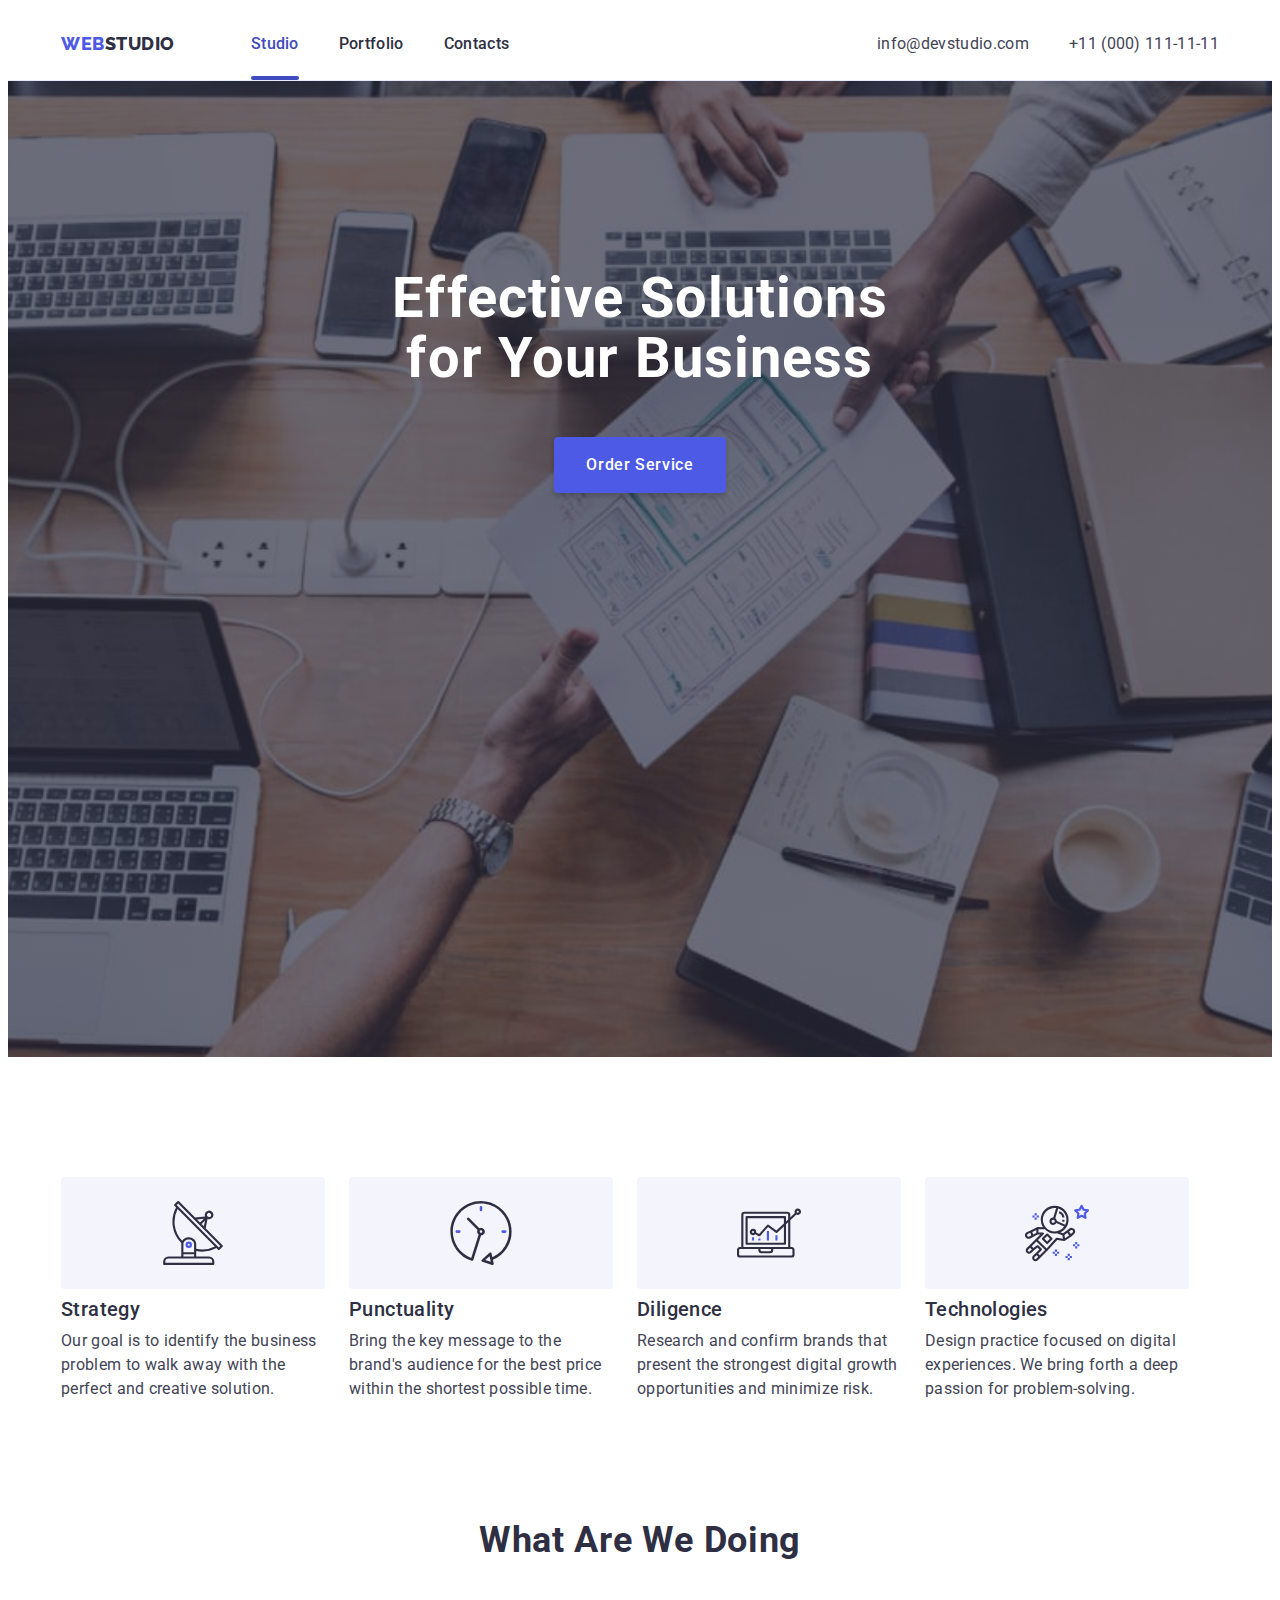
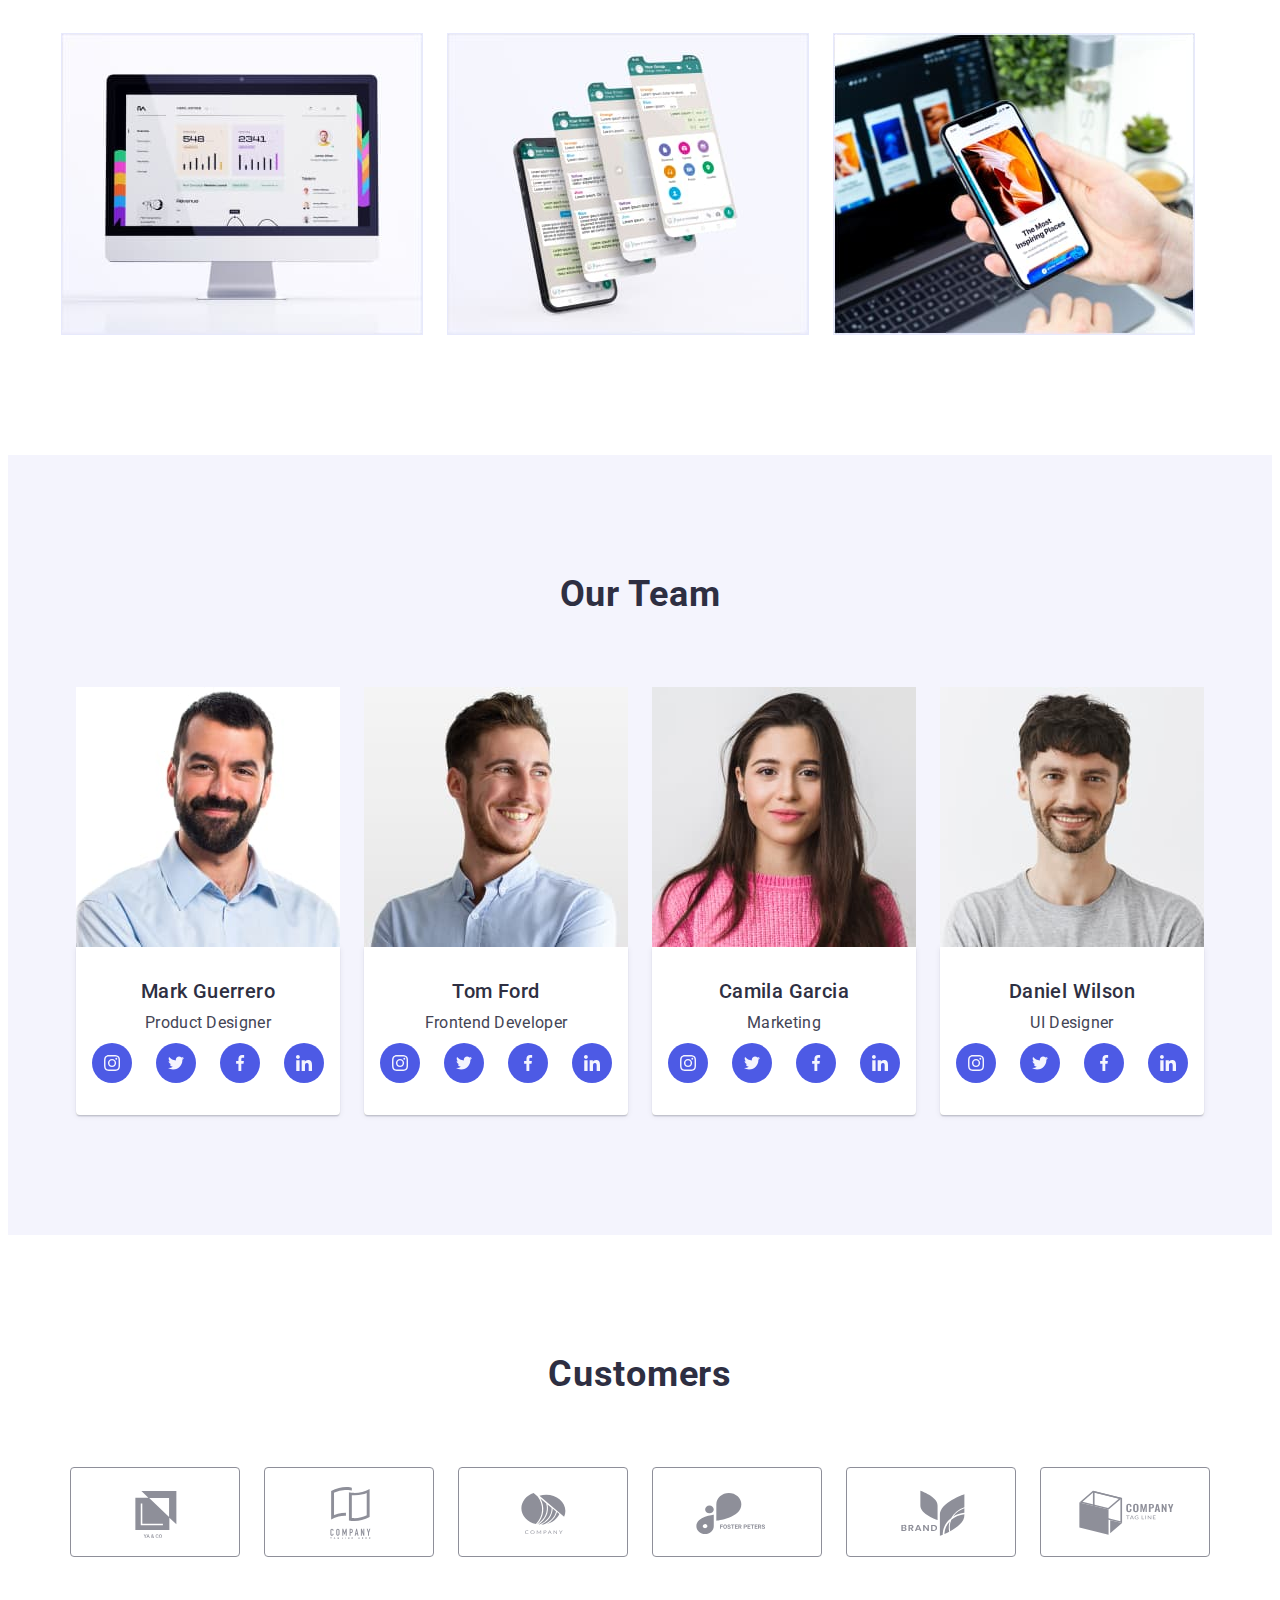
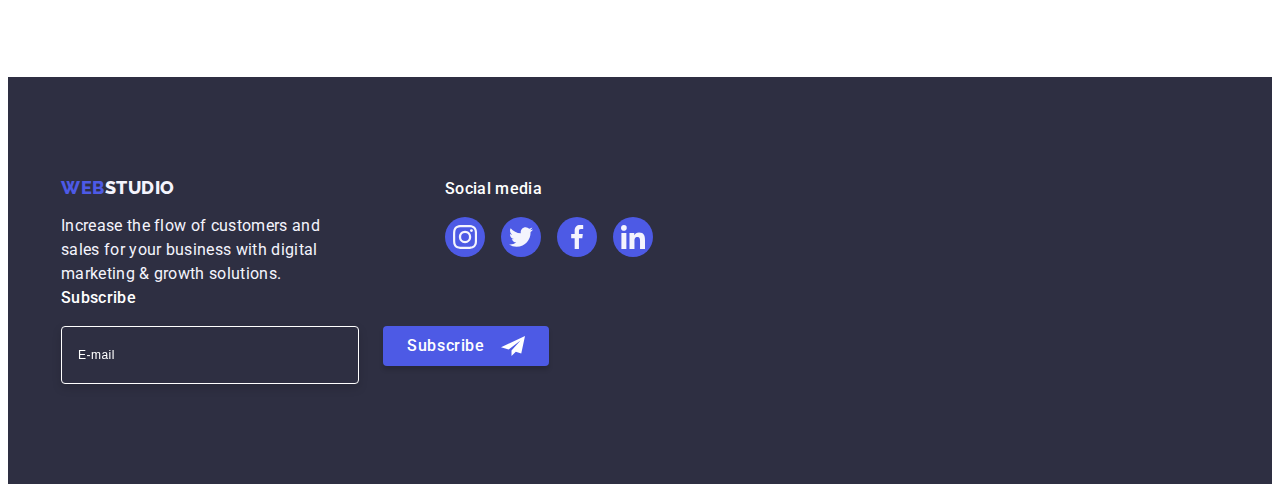
<file: index.html>
<!DOCTYPE html>
<html lang="en">
  <head>
    <meta charset="UTF-8" />
    <meta http-equiv="X-UA-Compatible" content="IE=edge" />
    <meta name="viewport" content="width=device-width, initial-scale=1.0" />
    <title>Main Page</title>
    <link rel="preconnect" href="https://fonts.googleapis.com" />
    <link rel="preconnect" href="https://fonts.gstatic.com" crossorigin />
    <link
      href="https://fonts.googleapis.com/css2?family=Raleway:wght@800&family=Roboto:wght@400;500;700;900&display=swap"
      rel="stylesheet"
    />
    <link
      rel="stylesheet"
      href="https://cdnjs.cloudflare.com/ajax/libs/modern-normalize/1.1.0/modern-normalize.min.css"
      integrity="sha512-wpPYUAdjBVSE4KJnH1VR1HeZfpl1ub8YT/NKx4PuQ5NmX2tKuGu6U/JRp5y+Y8XG2tV+wKQpNHVUX03MfMFn9Q=="
      crossorigin="anonymous"
      referrerpolicy="no-referrer"
    />
    <link rel="stylesheet" href="./css/styles.css" />
    <link rel="stylesheet" href="./css/media.css" />
  </head>
  <body>
    <!--**************HEADER********************-->
    <header class="page-header">
      <div class="container page-header-container">
        <nav class="page-navigation">
          <a class="logotype link" href="./index.html"
            >Web<span class="header-logotype-color">Studio</span></a
          >
          <ul class="menu list">
            <li class="menu-item">
              <a class="menu-link active-link link" href="./index.html"
                >Studio</a
              >
            </li>
            <li class="menu-item">
              <a class="menu-link link" href="./portfolio.html">Portfolio</a>
            </li>
            <li class="menu-item">
              <a class="menu-link link" href="">Contacts</a>
            </li>
          </ul>
        </nav>
        <address class="contacts">
          <ul class="contacts-menu list">
            <li class="contacts-menu-item contacts-information-email">
              <a
                class="contacts-information link"
                href="mailto:info@devstudio.com"
                >info@devstudio.com</a
              >
            </li>
            <li class="contacts-menu-item">
              <a class="contacts-information link" href="tel:+110001111111"
                >+11 (000) 111-11-11</a
              >
            </li>
          </ul>
        </address>
        <button type="button" class="mobile-menu-open js-open-menu">
          <svg class="mobile-menu-open-icon" width="32" height="22">
            <use href="./images/icons.svg#icon-menu-hamburger"></use>
          </svg>
        </button>
      </div>
      <div class="mobile-menu js-menu-container">
        <button type="button" class="mobile-menu-close js-close-menu">
          <svg class="mobile-menu-close-icon" width="8" height="8">
            <use href="./images/icons.svg#icon-close-modal"></use>
          </svg>
        </button>
        <nav class="mobile-navigation">
          <ul class="mobile-menu-list list">
            <li class="mobile-menu-item">
              <a
                class="mobile-menu-link mobile-active-link link"
                href="./index.html"
                >Studio</a
              >
            </li>
            <li class="mobile-menu-item">
              <a class="mobile-menu-link link" href="./portfolio.html"
                >Portfolio</a
              >
            </li>
            <li class="mobile-menu-item">
              <a class="mobile-menu-link link" href="">Contacts</a>
            </li>
          </ul>
        </nav>
        <div>
          <adress class="mobile-contacts">
            <ul class="mobile-contacts-menu list">
              <li class="mobile-contacts-item">
                <a
                  class="mobile-contacts-information mobile-contacts-information-active link"
                  href="tel:+110001111111"
                  >+11 (000) 111-11-11</a
                >
              </li>
              <li class="mobile-contacts-item">
                <a
                  class="mobile-contacts-information link"
                  href="mailto:info@devstudio.com"
                  >info@devstudio.com</a
                >
              </li>
            </ul>
          </adress>
          <ul class="mobile-social-menu list">
            <li class="mobile-social-menu-item">
              <a class="mobile-social-menu-link link" href="">
                <svg class="mobile-social-menu-icon" width="24" height="24">
                  <use href="./images/icons.svg#icon-instagram"></use>
                </svg>
              </a>
            </li>
            <li class="mobile-social-menu-item">
              <a class="mobile-social-menu-link link" href="">
                <svg class="mobile-social-menu-icon" width="24" height="24">
                  <use href="./images/icons.svg#icon-twitter"></use>
                </svg>
              </a>
            </li>
            <li class="mobile-social-menu-item">
              <a class="mobile-social-menu-link link" href="">
                <svg class="mobile-social-menu-icon" width="24" height="24">
                  <use href="./images/icons.svg#icon-facebook"></use>
                </svg>
              </a>
            </li>
            <li class="mobile-social-menu-item">
              <a class="mobile-social-menu-link link" href="">
                <svg class="mobile-social-menu-icon" width="24" height="24">
                  <use href="./images/icons.svg#icon-linkedin"></use>
                </svg>
              </a>
            </li>
          </ul>
        </div>
      </div>
    </header>
    <main>
      <!--**************HERO********************-->
      <section class="hero section">
        <h1 class="hero-title">Effective Solutions for Your Business</h1>
        <button class="hero-btn" type="button" data-modal-open>
          Order Service
        </button>
      </section>
      <!--**************ADVANTAGES********************-->
      <section class="advantages">
        <div class="container">
          <h2 class="section-title visually-hidden advantages-title">
            Advantages
          </h2>
          <ul class="advantages-menu list">
            <li class="advantages-item">
              <div class="advantages-icon-container">
                <svg class="advantages-icon" width="64" height="64">
                  <use href="./images/icons.svg#icon-antenna"></use>
                </svg>
              </div>
              <h3 class="advantages-item-title">Strategy</h3>
              <p class="advantages-item-description">
                Our goal is to identify the business problem to walk away with
                the perfect and creative solution.
              </p>
            </li>
            <li class="advantages-item">
              <div class="advantages-icon-container">
                <svg class="advantages-icon" width="64" height="64">
                  <use href="./images/icons.svg#icon-clock"></use>
                </svg>
              </div>
              <h3 class="advantages-item-title">Punctuality</h3>
              <p class="advantages-item-description">
                Bring the key message to the brand's audience for the best price
                within the shortest possible time.
              </p>
            </li>
            <li class="advantages-item">
              <div class="advantages-icon-container">
                <svg class="advantages-icon" width="64" height="64">
                  <use href="./images/icons.svg#icon-diagram"></use>
                </svg>
              </div>
              <h3 class="advantages-item-title">Diligence</h3>
              <p class="advantages-item-description">
                Research and confirm brands that present the strongest digital
                growth opportunities and minimize risk.
              </p>
            </li>
            <li class="advantages-item">
              <div class="advantages-icon-container">
                <svg class="advantages-icon" width="64" height="64">
                  <use href="./images/icons.svg#icon-astronaut"></use>
                </svg>
              </div>
              <h3 class="advantages-item-title">Technologies</h3>
              <p class="advantages-item-description">
                Design practice focused on digital experiences. We bring forth a
                deep passion for problem-solving.
              </p>
            </li>
          </ul>
        </div>
      </section>
      <!--**************ABOUT********************-->
      <section class="about section">
        <div class="container">
          <h2 class="section-title about-title">What are we doing</h2>
          <ul class="about-menu list">
            <li class="about-menu-item">
              <img
                class="about-picture"
                src="./images/monitor.jpg"
                alt="monitor"
                srcset="./images/monitor-2x.jpg 2x"
                width="360"
                height="300"
              />
            </li>
            <li class="about-menu-item">
              <img
                class="about-picture"
                src="./images/smartphones.jpg"
                alt="different smartphones displays"
                srcset="./images/smartphones-2x.jpg 2x"
                width="360"
                height="300"
              />
            </li>
            <li class="about-menu-item">
              <img
                class="about-picture"
                src="./images/hands-with-smartphone.jpg"
                alt="hands with smartphone"
                srcset="./images/hands-with-smartphone-2x.jpg 2x"
                width="360"
                height="300"
              />
            </li>
          </ul>
        </div>
      </section>
      <!--**************TEAM********************-->
      <section class="team section">
        <div class="container">
          <h2 class="section-title team-title">Our Team</h2>
          <ul class="team-menu list">
            <li class="team-menu-item">
              <img
                class="team-menu-picture"
                src="./images/product-designer.jpg"
                alt="man with beard"
                srcset="./images/product-designer-2x.jpg 2x"
                width="264"
                height="260"
              />
              <div class="team-menu-item-container">
                <h3 class="team-menu-title">Mark Guerrero</h3>
                <p class="team-menu-description">Product Designer</p>
                <ul class="social-menu list">
                  <li class="social-menu-item">
                    <a class="social-menu-link link" href="">
                      <svg class="social-menu-icon" width="16" height="16">
                        <use href="./images/icons.svg#icon-instagram"></use>
                      </svg>
                    </a>
                  </li>
                  <li class="social-menu-item">
                    <a class="social-menu-link link" href="">
                      <svg class="social-menu-icon" width="16" height="16">
                        <use href="./images/icons.svg#icon-twitter"></use>
                      </svg>
                    </a>
                  </li>
                  <li class="social-menu-item">
                    <a class="social-menu-link link" href="">
                      <svg class="social-menu-icon" width="16" height="16">
                        <use href="./images/icons.svg#icon-facebook"></use>
                      </svg>
                    </a>
                  </li>
                  <li class="social-menu-item">
                    <a class="social-menu-link link" href="">
                      <svg class="social-menu-icon" width="16" height="16">
                        <use href="./images/icons.svg#icon-linkedin"></use>
                      </svg>
                    </a>
                  </li>
                </ul>
              </div>
            </li>
            <li class="team-menu-item">
              <img
                class="team-menu-picture"
                src="./images/frontend-developer.jpg"
                alt="smiling-man-in-blue-t-shirt"
                srcset="./images/frontend-developer-2x.jpg 2x"
                width="264"
                height="260"
              />
              <div class="team-menu-item-container">
                <h3 class="team-menu-title">Tom Ford</h3>
                <p class="team-menu-description">Frontend Developer</p>
                <ul class="social-menu list">
                  <li class="social-menu-item">
                    <a class="social-menu-link link" href="">
                      <svg class="social-menu-icon" width="16" height="16">
                        <use href="./images/icons.svg#icon-instagram"></use>
                      </svg>
                    </a>
                  </li>
                  <li class="social-menu-item">
                    <a class="social-menu-link link" href="">
                      <svg class="social-menu-icon" width="16" height="16">
                        <use href="./images/icons.svg#icon-twitter"></use>
                      </svg>
                    </a>
                  </li>
                  <li class="social-menu-item">
                    <a class="social-menu-link link" href="">
                      <svg class="social-menu-icon" width="16" height="16">
                        <use href="./images/icons.svg#icon-facebook"></use>
                      </svg>
                    </a>
                  </li>
                  <li class="social-menu-item">
                    <a class="social-menu-link link" href="">
                      <svg class="social-menu-icon" width="16" height="16">
                        <use href="./images/icons.svg#icon-linkedin"></use>
                      </svg>
                    </a>
                  </li>
                </ul>
              </div>
            </li>
            <li class="team-menu-item">
              <img
                class="team-menu-picture"
                src="./images/marketing.jpg"
                alt="women in rose cardigan"
                srcset="./images/marketing-2x.jpg 2x"
                width="264"
                height="260"
              />
              <div class="team-menu-item-container">
                <h3 class="team-menu-title">Camila Garcia</h3>
                <p class="team-menu-description">Marketing</p>
                <ul class="social-menu list">
                  <li class="social-menu-item">
                    <a class="social-menu-link link" href="">
                      <svg class="social-menu-icon" width="16" height="16">
                        <use href="./images/icons.svg#icon-instagram"></use>
                      </svg>
                    </a>
                  </li>
                  <li class="social-menu-item">
                    <a class="social-menu-link link" href="">
                      <svg class="social-menu-icon" width="16" height="16">
                        <use href="./images/icons.svg#icon-twitter"></use>
                      </svg>
                    </a>
                  </li>
                  <li class="social-menu-item">
                    <a class="social-menu-link link" href="">
                      <svg class="social-menu-icon" width="16" height="16">
                        <use href="./images/icons.svg#icon-facebook"></use>
                      </svg>
                    </a>
                  </li>
                  <li class="social-menu-item">
                    <a class="social-menu-link link" href="">
                      <svg class="social-menu-icon" width="16" height="16">
                        <use href="./images/icons.svg#icon-linkedin"></use>
                      </svg>
                    </a>
                  </li>
                </ul>
              </div>
            </li>
            <li class="team-menu-item">
              <img
                class="team-menu-picture"
                src="./images/ui-designer.jpg"
                alt="smiling man in grey cardigan"
                srcset="./images/ui-designer-2x.jpg 2x"
                width="264"
                height="260"
              />
              <div class="team-menu-item-container">
                <h3 class="team-menu-title">Daniel Wilson</h3>
                <p class="team-menu-description">UI Designer</p>
                <ul class="social-menu list">
                  <li class="social-menu-item">
                    <a class="social-menu-link link" href="">
                      <svg class="social-menu-icon" width="16" height="16">
                        <use href="./images/icons.svg#icon-instagram"></use>
                      </svg>
                    </a>
                  </li>
                  <li class="social-menu-item">
                    <a class="social-menu-link link" href="">
                      <svg class="social-menu-icon" width="16" height="16">
                        <use href="./images/icons.svg#icon-twitter"></use>
                      </svg>
                    </a>
                  </li>
                  <li class="social-menu-item">
                    <a class="social-menu-link link" href="">
                      <svg class="social-menu-icon" width="16" height="16">
                        <use href="./images/icons.svg#icon-facebook"></use>
                      </svg>
                    </a>
                  </li>
                  <li class="social-menu-item">
                    <a class="social-menu-link link" href="">
                      <svg class="social-menu-icon" width="16" height="16">
                        <use href="./images/icons.svg#icon-linkedin"></use>
                      </svg>
                    </a>
                  </li>
                </ul>
              </div>
            </li>
          </ul>
        </div>
      </section>
      <!--**************CUSTOMERS********************-->
      <section class="customers section">
        <div class="container">
          <h2 class="section-title customers-title">Customers</h2>
          <ul class="customers-menu list">
            <li class="customers-menu-item">
              <a class="customers-menu-link" href="">
                <svg class="customers-menu-icon" width="104" height="56">
                  <use href="./images/icons.svg#icon-logo1"></use>
                </svg>
              </a>
            </li>
            <li class="customers-menu-item">
              <a class="customers-menu-link" href="">
                <svg class="customers-menu-icon" width="104" height="56">
                  <use href="./images/icons.svg#icon-logo2"></use>
                </svg>
              </a>
            </li>
            <li class="customers-menu-item">
              <a class="customers-menu-link" href="">
                <svg class="customers-menu-icon" width="104" height="56">
                  <use href="./images/icons.svg#icon-logo3"></use>
                </svg>
              </a>
            </li>
            <li class="customers-menu-item">
              <a class="customers-menu-link" href="">
                <svg class="customers-menu-icon" width="104" height="56">
                  <use href="./images/icons.svg#icon-logo4"></use>
                </svg>
              </a>
            </li>
            <li class="customers-menu-item">
              <a class="customers-menu-link" href="">
                <svg class="customers-menu-icon" width="104" height="56">
                  <use href="./images/icons.svg#icon-logo5"></use>
                </svg>
              </a>
            </li>
            <li class="customers-menu-item">
              <a class="customers-menu-link" href="">
                <svg class="customers-menu-icon" width="104" height="56">
                  <use href="./images/icons.svg#icon-logo6"></use>
                </svg>
              </a>
            </li>
          </ul>
        </div>
      </section>
    </main>
    <!--**************FOOTER********************-->
    <footer class="footer">
      <div class="container footer-general-container">
        <div class="page-footer-container">
          <a class="logotype footer-logotype link" href="./index.html"
            >Web<span class="footer-logotype-color">Studio</span></a
          >
          <p class="footer-copy">
            Increase the flow of customers and sales for your business with
            digital marketing & growth solutions.
          </p>
        </div>
        <div class="social-media-container">
          <p class="social-media-title">Social media</p>
          <ul class="social-media-menu list">
            <li class="social-media-item">
              <a class="social-media-item-link link" href="">
                <svg class="social-media-icon" width="24" height="24">
                  <use href="./images/icons.svg#icon-instagram"></use>
                </svg>
              </a>
            </li>
            <li class="social-media-item">
              <a class="social-media-item-link link" href="">
                <svg class="social-media-icon" width="24" height="24">
                  <use href="./images/icons.svg#icon-twitter"></use>
                </svg>
              </a>
            </li>
            <li class="social-media-item">
              <a class="social-media-item-link link" href="">
                <svg class="social-media-icon" width="24" height="24">
                  <use href="./images/icons.svg#icon-facebook"></use>
                </svg>
              </a>
            </li>
            <li class="social-media-item">
              <a class="social-media-item-link link" href="">
                <svg class="social-media-icon" width="24" height="24">
                  <use href="./images/icons.svg#icon-linkedin"></use>
                </svg>
              </a>
            </li>
          </ul>
        </div>
        <div class="subscribe-container">
          <p class="subscribe-form-name">Subscribe</p>
          <form class="subscribe-form">
            <label class="subscribe-form-field">
              <input
                type="email"
                name="subscribe-email"
                class="subscribe-form-input"
                required
                placeholder="E-mail"
              />
            </label>
            <button type="submit" class="subscribe-form-submit">
              Subscribe
              <svg class="subscribe-form-icon" width="24" height="24">
                <use href="./images/icons.svg#icon-subscribe"></use>
              </svg>
            </button>
          </form>
        </div>
      </div>
    </footer>
    <div class="backdrop is-hidden" data-modal>
      <div class="modal">
        <button type="button" class="modal-close-btn" data-modal-close>
          <svg class="modal-close-btn-icon" width="8" height="8">
            <use href="./images/icons.svg#icon-close-modal"></use>
          </svg>
        </button>
        <p class="form-name">Leave your contacts and we will call you back</p>
        <form class="modal-form">
          <label class="modal-form-field">
            <span class="modal-form-field-desc">Name</span>
            <span class="modal-form-input-wrapper">
              <input
                type="text"
                name="user-name"
                class="modal-form-input"
                required
                pattern="[a-zA-Zа-яА-ЯіІїЇ]+"
                minlength="2"
              />
              <svg class="modal-form-input-icon" width="18" height="18">
                <use href="./images/icons.svg#icon-person"></use>
              </svg>
            </span>
          </label>
          <label class="modal-form-field">
            <span class="modal-form-field-desc">Phone</span>
            <span class="modal-form-input-wrapper">
              <input
                type="tel"
                name="user-phone"
                class="modal-form-input"
                required
                pattern="[0-9]{3}-[0-9]{3}-[0-9]{2}-[0-9]{2}"
                title="xxx-xxx-xx-xx"
              />
              <svg class="modal-form-input-icon" width="18" height="24">
                <use href="./images/icons.svg#icon-phone"></use>
              </svg>
            </span>
          </label>
          <label class="modal-form-field">
            <span class="modal-form-field-desc">Email</span>
            <span class="modal-form-input-wrapper">
              <input type="email" name="user-email" class="modal-form-input" />
              <svg class="modal-form-input-icon" width="18" height="24">
                <use href="./images/icons.svg#icon-email"></use>
              </svg>
            </span>
          </label>
          <label class="modal-form-message-field">
            <span class="modal-form-field-desc">Comment</span>
            <textarea
              name="user-message"
              class="modal-form-message"
              placeholder="Text input"
            ></textarea>
          </label>
          <input
            id="user-policy"
            type="checkbox"
            name="user-policy"
            class="modal-form-check visually-hidden"
          />
          <label for="user-policy" class="modal-form-check-desc">
            <span class="modal-form-fake-check">
              <svg class="modal-form-fake-check-icon" width="10" height="8">
                <use href="./images/icons.svg#icon-approval"></use>
              </svg>
            </span>
            I accept the terms and conditions of the&nbsp;
            <a class="modal-form-check-desc-link link" href=""
              >Privacy Policy</a
            ></label
          >
          <button type="submit" class="modal-form-submit">Send</button>
        </form>
      </div>
    </div>
    <script defer src="js/mobile-menu.js"></script>
    <script src="./js/modal.js"></script>
  </body>
</html>
</file>
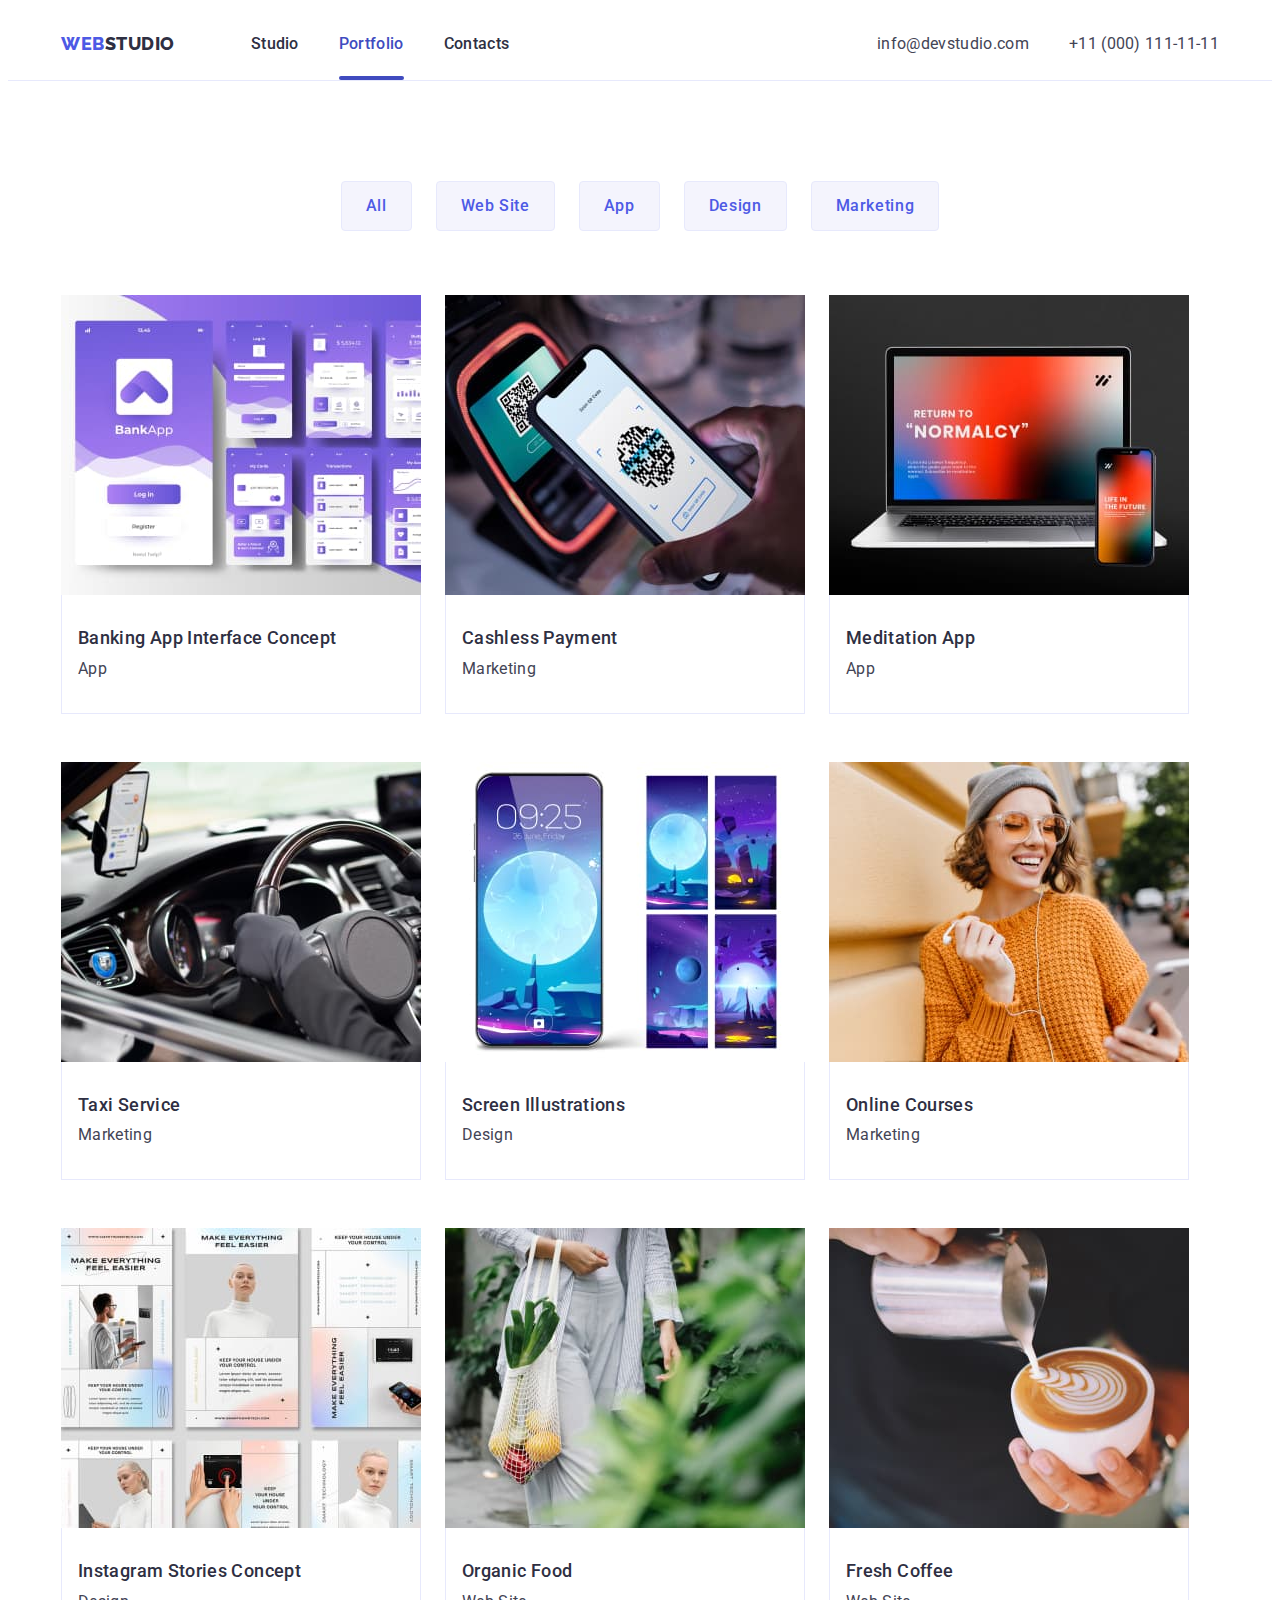
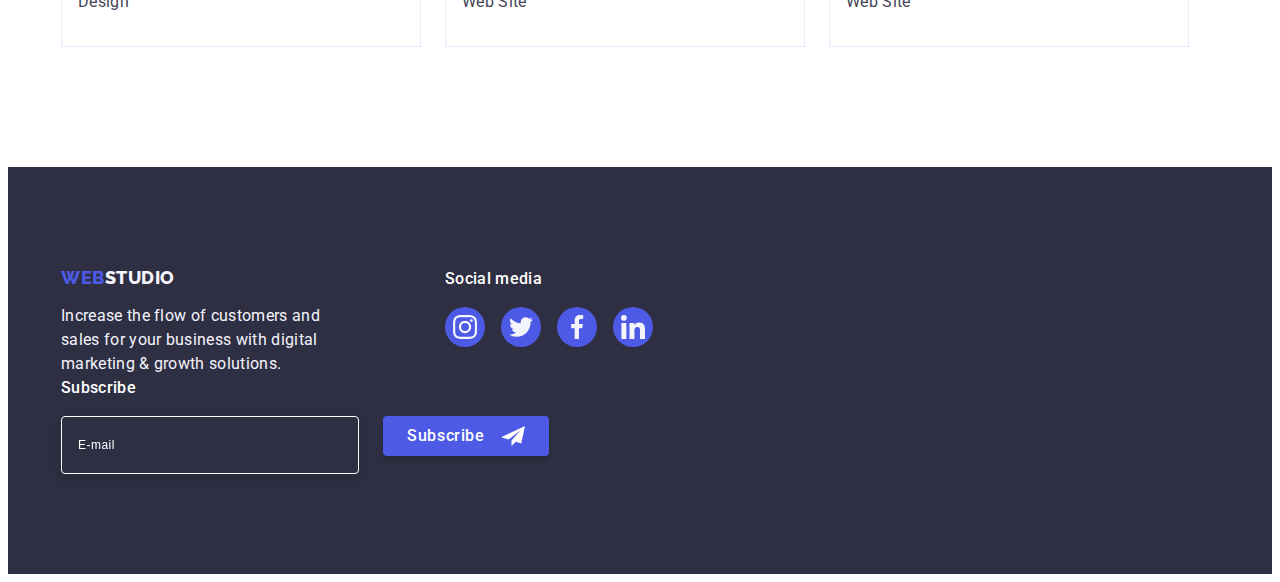
<file: portfolio.html>
<!DOCTYPE html>
<html lang="en">
  <head>
    <meta charset="UTF-8" />
    <meta http-equiv="X-UA-Compatible" content="IE=edge" />
    <meta name="viewport" content="width=device-width, initial-scale=1.0" />
    <title>Portfolio</title>
    <link rel="preconnect" href="https://fonts.googleapis.com" />
    <link rel="preconnect" href="https://fonts.gstatic.com" crossorigin />
    <link
      href="https://fonts.googleapis.com/css2?family=Raleway:wght@800&family=Roboto:wght@400;500;700;900&display=swap"
      rel="stylesheet"
    />
    <link
      rel="stylesheet"
      href="https://cdnjs.cloudflare.com/ajax/libs/modern-normalize/1.1.0/modern-normalize.min.css"
      integrity="sha512-wpPYUAdjBVSE4KJnH1VR1HeZfpl1ub8YT/NKx4PuQ5NmX2tKuGu6U/JRp5y+Y8XG2tV+wKQpNHVUX03MfMFn9Q=="
      crossorigin="anonymous"
      referrerpolicy="no-referrer"
    />
    <link rel="stylesheet" href="./css/styles.css" />
    <link rel="stylesheet" href="./css/media.css" />
  </head>
  <body>
    <!--**************HEADER********************-->
    <header class="page-header">
      <div class="container page-header-container">
        <nav class="page-navigation">
          <a class="logotype link" href="./index.html"
            >Web<span class="header-logotype-color">Studio</span></a
          >
          <ul class="menu list">
            <li class="menu-item">
              <a class="menu-link link" href="./index.html">Studio</a>
            </li>
            <li class="menu-item">
              <a class="menu-link active-link link" href="./portfolio.html"
                >Portfolio</a
              >
            </li>
            <li class="menu-item">
              <a class="menu-link link" href="">Contacts</a>
            </li>
          </ul>
        </nav>
        <address class="contacts">
          <ul class="contacts-menu list">
            <li class="contacts-menu-item contacts-information-email">
              <a
                class="contacts-information link"
                href="mailto:info@devstudio.com"
                >info@devstudio.com</a
              >
            </li>
            <li class="contacts-menu-item">
              <a class="contacts-information link" href="tel:+110001111111"
                >+11 (000) 111-11-11</a
              >
            </li>
          </ul>
        </address>
        <button type="button" class="mobile-menu-open js-open-menu">
          <svg class="mobile-menu-open-icon" width="32" height="22">
            <use href="./images/icons.svg#icon-menu-hamburger"></use>
          </svg>
        </button>
      </div>
      <div class="mobile-menu js-menu-container">
        <button type="button" class="mobile-menu-close js-close-menu">
          <svg class="mobile-menu-close-icon" width="8" height="8">
            <use href="./images/icons.svg#icon-close-modal"></use>
          </svg>
        </button>
        <nav class="mobile-navigation">
          <ul class="mobile-menu-list list">
            <li class="mobile-menu-item">
              <a class="mobile-menu-link link" href="./index.html">Studio</a>
            </li>
            <li class="mobile-menu-item">
              <a
                class="mobile-menu-link mobile-active-link link"
                href="./portfolio.html"
                >Portfolio</a
              >
            </li>
            <li class="mobile-menu-item">
              <a class="mobile-menu-link link" href="">Contacts</a>
            </li>
          </ul>
        </nav>
        <div>
          <adress class="mobile-contacts">
            <ul class="mobile-contacts-menu list">
              <li class="mobile-contacts-item">
                <a
                  class="mobile-contacts-information mobile-contacts-information-active link"
                  href="tel:+110001111111"
                  >+11 (000) 111-11-11</a
                >
              </li>
              <li class="mobile-contacts-item">
                <a
                  class="mobile-contacts-information link"
                  href="mailto:info@devstudio.com"
                  >info@devstudio.com</a
                >
              </li>
            </ul>
          </adress>
          <ul class="mobile-social-menu list">
            <li class="mobile-social-menu-item">
              <a class="mobile-social-menu-link link" href="">
                <svg class="mobile-social-menu-icon" width="24" height="24">
                  <use href="./images/icons.svg#icon-instagram"></use>
                </svg>
              </a>
            </li>
            <li class="mobile-social-menu-item">
              <a class="mobile-social-menu-link link" href="">
                <svg class="mobile-social-menu-icon" width="24" height="24">
                  <use href="./images/icons.svg#icon-twitter"></use>
                </svg>
              </a>
            </li>
            <li class="mobile-social-menu-item">
              <a class="mobile-social-menu-link link" href="">
                <svg class="mobile-social-menu-icon" width="24" height="24">
                  <use href="./images/icons.svg#icon-facebook"></use>
                </svg>
              </a>
            </li>
            <li class="mobile-social-menu-item">
              <a class="mobile-social-menu-link link" href="">
                <svg class="mobile-social-menu-icon" width="24" height="24">
                  <use href="./images/icons.svg#icon-linkedin"></use>
                </svg>
              </a>
            </li>
          </ul>
        </div>
      </div>
    </header>
    <main>
      <!--**************PROJECTS********************-->
      <section class="projects projects-section">
        <div class="container">
          <h1 class="projects-section-title visually-hidden section-title">
            Our works
          </h1>
          <ul class="projects-menu list">
            <li class="projects-menu-item">
              <button class="projects-menu-btn" type="button">All</button>
            </li>
            <li class="projects-menu-item">
              <button class="projects-menu-btn" type="button">Web Site</button>
            </li>
            <li class="projects-menu-item">
              <button class="projects-menu-btn" type="button">App</button>
            </li>
            <li class="projects-menu-item">
              <button class="projects-menu-btn" type="button">Design</button>
            </li>
            <li class="projects-menu-item">
              <button class="projects-menu-btn" type="button">Marketing</button>
            </li>
          </ul>
          <ul class="projects-list list">
            <li class="projects-list-item">
              <a class="projects-list-link link" href="">
                <picture>
                  <source
                    srcset="
                      ./images/portfolio-images/banking-app.jpg    1x,
                      ./images/portfolio-images/banking-app-2x.jpg 2x
                    "
                    media="(min-width: 1200px)"
                  />
                  <source
                    srcset="
                      ./images/portfolio-images/banking-app-tab.jpg    1x,
                      ./images/portfolio-images/banking-app-tab-2x.jpg 2x
                    "
                    media="(min-width: 768px)"
                  />
                  <source
                    srcset="
                      ./images/portfolio-images/banking-app-mob.jpg    1x,
                      ./images/portfolio-images/banking-app-mob-2x.jpg 2x
                    "
                    media="(max-width: 767px)"
                  />
                  <img
                    src="./images/portfolio-images/banking-app-mob.jpg"
                    alt="Mobile application mock-ups"
                    width="396"
                    height="300"
                  />
                </picture>
                <div class="projects-list-img-wrapper">
                  <p class="overlay">
                    14 Stylish and User-Friendly App Design Concepts · Task
                    Manager App · Calorie Tracker App · Exotic Fruit Ecommerce
                    App · Cloud Storage App
                  </p>
                </div>
                <div class="projects-list-item-container">
                  <h2 class="projects-list-title">
                    Banking App Interface Concept
                  </h2>
                  <p class="projects-list-description">App</p>
                </div>
              </a>
            </li>
            <li class="projects-list-item">
              <a class="projects-list-link link" href="">
                <picture>
                  <source
                    srcset="
                      ./images/portfolio-images/cashless-payment.jpg    1x,
                      ./images/portfolio-images/cashless-payment-2x.jpg 2x
                    "
                    media="(min-width: 1200px)"
                  />
                  <source
                    srcset="
                      ./images/portfolio-images/cashless-payment-tab.jpg    1x,
                      ./images/portfolio-images/cashless-payment-tab-2x.jpg 2x
                    "
                    media="(min-width: 768px)"
                  />
                  <source
                    srcset="
                      ./images/portfolio-images/cashless-payment-mob.jpg    1x,
                      ./images/portfolio-images/cashless-payment-mob-2x.jpg 2x
                    "
                    media="(max-width: 767px)"
                  />
                  <img
                    src="./images/portfolio-images/cashless-payment-mob.jpg"
                    alt="Hand with smartphone scanning qr-code"
                    width="396"
                    height="300"
                  />
                </picture>
                <div class="projects-list-img-wrapper">
                  <p class="overlay">
                    14 Stylish and User-Friendly App Design Concepts · Task
                    Manager App · Calorie Tracker App · Exotic Fruit Ecommerce
                    App · Cloud Storage App
                  </p>
                </div>
                <div class="projects-list-item-container">
                  <h2 class="projects-list-title">Cashless Payment</h2>
                  <p class="projects-list-description">Marketing</p>
                </div>
              </a>
            </li>
            <li class="projects-list-item">
              <a class="projects-list-link link" href="">
                <picture>
                  <source
                    srcset="
                      ./images/portfolio-images/meditation-app.jpg    1x,
                      ./images/portfolio-images/meditation-app-2x.jpg 2x
                    "
                    media="(min-width: 1200px)"
                  />
                  <source
                    srcset="
                      ./images/portfolio-images/meditation-app-tab.jpg    1x,
                      ./images/portfolio-images/meditation-app-tab-2x.jpg 2x
                    "
                    media="(min-width: 768px)"
                  />
                  <source
                    srcset="
                      ./images/portfolio-images/meditation-app-mob.jpg    1x,
                      ./images/portfolio-images/meditation-app-mob-2x.jpg 2x
                    "
                    media="(max-width: 767px)"
                  />
                  <img
                    src="./images/portfolio-images/meditation-app-mob.jpg"
                    alt="Laptop and smartphone"
                    width="396"
                    height="300"
                  />
                </picture>
                <div class="projects-list-img-wrapper">
                  <p class="overlay">
                    14 Stylish and User-Friendly App Design Concepts · Task
                    Manager App · Calorie Tracker App · Exotic Fruit Ecommerce
                    App · Cloud Storage App
                  </p>
                </div>
                <div class="projects-list-item-container">
                  <h2 class="projects-list-title">Meditation App</h2>
                  <p class="projects-list-description">App</p>
                </div>
              </a>
            </li>
            <li class="projects-list-item">
              <a class="projects-list-link link" href="">
                <picture>
                  <source
                    srcset="
                      ./images/portfolio-images/taxi-service.jpg    1x,
                      ./images/portfolio-images/taxi-service-2x.jpg 2x
                    "
                    media="(min-width: 1200px)"
                  />
                  <source
                    srcset="
                      ./images/portfolio-images/taxi-service-tab.jpg    1x,
                      ./images/portfolio-images/taxi-service-tab-2x.jpg 2x
                    "
                    media="(min-width: 768px)"
                  />
                  <source
                    srcset="
                      ./images/portfolio-images/taxi-service-mob.jpg    1x,
                      ./images/portfolio-images/taxi-service-mob-2x.jpg 2x
                    "
                    media="(max-width: 767px)"
                  />
                  <img
                    src="./images/portfolio-images/taxi-service-mob.jpg"
                    alt="Car interier"
                    width="396"
                    height="300"
                  />
                </picture>
                <div class="projects-list-img-wrapper">
                  <p class="overlay">
                    14 Stylish and User-Friendly App Design Concepts · Task
                    Manager App · Calorie Tracker App · Exotic Fruit Ecommerce
                    App · Cloud Storage App
                  </p>
                </div>
                <div class="projects-list-item-container">
                  <h2 class="projects-list-title">Taxi Service</h2>
                  <p class="projects-list-description">Marketing</p>
                </div>
              </a>
            </li>
            <li class="projects-list-item">
              <a class="projects-list-link link" href="">
                <picture>
                  <source
                    srcset="
                      ./images/portfolio-images/screen-illustrations.jpg    1x,
                      ./images/portfolio-images/screen-illustrations-2x.jpg 2x
                    "
                    media="(min-width: 1200px)"
                  />
                  <source
                    srcset="
                      ./images/portfolio-images/screen-illustrations-tab.jpg    1x,
                      ./images/portfolio-images/screen-illustrations-tab-2x.jpg 2x
                    "
                    media="(min-width: 768px)"
                  />
                  <source
                    srcset="
                      ./images/portfolio-images/screen-illustrations-mob.jpg    1x,
                      ./images/portfolio-images/screen-illustrations-mob-2x.jpg 2x
                    "
                    media="(max-width: 767px)"
                  />
                  <img
                    src="./images/portfolio-images/screen-illustrations-mob.jpg"
                    alt="Smartphone with different wallpaper"
                    width="396"
                    height="300"
                  />
                </picture>
                <div class="projects-list-img-wrapper">
                  <p class="overlay">
                    14 Stylish and User-Friendly App Design Concepts · Task
                    Manager App · Calorie Tracker App · Exotic Fruit Ecommerce
                    App · Cloud Storage App
                  </p>
                </div>
                <div class="projects-list-item-container">
                  <h2 class="projects-list-title">Screen Illustrations</h2>
                  <p class="projects-list-description">Design</p>
                </div>
              </a>
            </li>
            <li class="projects-list-item">
              <a class="projects-list-link link" href="">
                <picture>
                  <source
                    srcset="
                      ./images/portfolio-images/online-courses.jpg    1x,
                      ./images/portfolio-images/online-courses-2x.jpg 2x
                    "
                    media="(min-width: 1200px)"
                  />
                  <source
                    srcset="
                      ./images/portfolio-images/online-courses-tab.jpg    1x,
                      ./images/portfolio-images/online-courses-tab-2x.jpg 2x
                    "
                    media="(min-width: 768px)"
                  />
                  <source
                    srcset="
                      ./images/portfolio-images/online-courses-mob.jpg    1x,
                      ./images/portfolio-images/online-courses-mob-2x.jpg 2x
                    "
                    media="(max-width: 767px)"
                  />
                  <img
                    src="./images/portfolio-images/online-courses-mob.jpg"
                    alt="A girl in yellow cardigan with smartphone and earphones"
                    width="396"
                    height="300"
                  />
                </picture>
                <div class="projects-list-img-wrapper">
                  <p class="overlay">
                    14 Stylish and User-Friendly App Design Concepts · Task
                    Manager App · Calorie Tracker App · Exotic Fruit Ecommerce
                    App · Cloud Storage App
                  </p>
                </div>
                <div class="projects-list-item-container">
                  <h2 class="projects-list-title">Online Courses</h2>
                  <p class="projects-list-description">Marketing</p>
                </div>
              </a>
            </li>
            <li class="projects-list-item">
              <a class="projects-list-link link" href="">
                <picture>
                  <source
                    srcset="
                      ./images/portfolio-images/instagram-stories.jpg    1x,
                      ./images/portfolio-images/instagram-stories-2x.jpg 2x
                    "
                    media="(min-width: 1200px)"
                  />
                  <source
                    srcset="
                      ./images/portfolio-images/instagram-stories-tab.jpg    1x,
                      ./images/portfolio-images/instagram-stories-tab-2x.jpg 2x
                    "
                    media="(min-width: 768px)"
                  />
                  <source
                    srcset="
                      ./images/portfolio-images/instagram-stories-mob.jpg    1x,
                      ./images/portfolio-images/instagram-stories-mob-2x.jpg 2x
                    "
                    media="(max-width: 767px)"
                  />
                  <img
                    src="./images/portfolio-images/instagram-stories-mob.jpg"
                    alt="Screens with different concepts for Instagram stories"
                    width="396"
                    height="300"
                  />
                </picture>
                <div class="projects-list-img-wrapper">
                  <p class="overlay">
                    14 Stylish and User-Friendly App Design Concepts · Task
                    Manager App · Calorie Tracker App · Exotic Fruit Ecommerce
                    App · Cloud Storage App
                  </p>
                </div>
                <div class="projects-list-item-container">
                  <h2 class="projects-list-title">Instagram Stories Concept</h2>
                  <p class="projects-list-description">Design</p>
                </div>
              </a>
            </li>
            <li class="projects-list-item">
              <a class="projects-list-link link" href="">
                <picture>
                  <source
                    srcset="
                      ./images/portfolio-images/organic-food.jpg    1x,
                      ./images/portfolio-images/organic-food-2x.jpg 2x
                    "
                    media="(min-width: 1200px)"
                  />
                  <source
                    srcset="
                      ./images/portfolio-images/organic-food-tab.jpg    1x,
                      ./images/portfolio-images/organic-food-tab-2x.jpg 2x
                    "
                    media="(min-width: 768px)"
                  />
                  <source
                    srcset="
                      ./images/portfolio-images/organic-food-mob.jpg    1x,
                      ./images/portfolio-images/organic-food-mob-2x.jpg 2x
                    "
                    media="(max-width: 767px)"
                  />
                  <img
                    src="./images/portfolio-images/organic-food-mob.jpg"
                    alt="A girl with different fruits and vegetables in a bag"
                    width="396"
                    height="300"
                  />
                </picture>
                <div class="projects-list-img-wrapper">
                  <p class="overlay">
                    14 Stylish and User-Friendly App Design Concepts · Task
                    Manager App · Calorie Tracker App · Exotic Fruit Ecommerce
                    App · Cloud Storage App
                  </p>
                </div>
                <div class="projects-list-item-container">
                  <h2 class="projects-list-title">Organic Food</h2>
                  <p class="projects-list-description">Web Site</p>
                </div>
              </a>
            </li>
            <li class="projects-list-item">
              <a class="projects-list-link link" href="">
                <picture>
                  <source
                    srcset="
                      ./images/portfolio-images/fresh-coffee.jpg    1x,
                      ./images/portfolio-images/fresh-coffee-2x.jpg 2x
                    "
                    media="(min-width: 1200px)"
                  />
                  <source
                    srcset="
                      ./images/portfolio-images/fresh-coffee-tab.jpg    1x,
                      ./images/portfolio-images/fresh-coffee-tab-2x.jpg 2x
                    "
                    media="(min-width: 768px)"
                  />
                  <source
                    srcset="
                      ./images/portfolio-images/fresh-coffee-mob.jpg    1x,
                      ./images/portfolio-images/fresh-coffee-mob-2x.jpg 2x
                    "
                    media="(max-width: 767px)"
                  />
                  <img
                    src="./images/portfolio-images/fresh-coffee-mob.jpg"
                    alt="A cup of coffee"
                    width="396"
                    height="300"
                  />
                </picture>
                <div class="projects-list-img-wrapper">
                  <p class="overlay">
                    14 Stylish and User-Friendly App Design Concepts · Task
                    Manager App · Calorie Tracker App · Exotic Fruit Ecommerce
                    App · Cloud Storage App
                  </p>
                </div>
                <div class="projects-list-item-container">
                  <h2 class="projects-list-title">Fresh Coffee</h2>
                  <p class="projects-list-description">Web Site</p>
                </div>
              </a>
            </li>
          </ul>
        </div>
      </section>
    </main>
    <!--**************FOOTER********************-->
    <footer class="footer">
      <div class="container footer-general-container">
        <div class="page-footer-container">
          <a class="logotype footer-logotype link" href="./index.html"
            >Web<span class="footer-logotype-color">Studio</span></a
          >
          <p class="footer-copy">
            Increase the flow of customers and sales for your business with
            digital marketing & growth solutions.
          </p>
        </div>
        <div class="social-media-container">
          <p class="social-media-title">Social media</p>
          <ul class="social-media-menu list">
            <li class="social-media-item">
              <a class="social-media-item-link link" href="">
                <svg class="social-media-icon" width="24" height="24">
                  <use href="./images/icons.svg#icon-instagram"></use>
                </svg>
              </a>
            </li>
            <li class="social-media-item">
              <a class="social-media-item-link link" href="">
                <svg class="social-media-icon" width="24" height="24">
                  <use href="./images/icons.svg#icon-twitter"></use>
                </svg>
              </a>
            </li>
            <li class="social-media-item">
              <a class="social-media-item-link link" href="">
                <svg class="social-media-icon" width="24" height="24">
                  <use href="./images/icons.svg#icon-facebook"></use>
                </svg>
              </a>
            </li>
            <li class="social-media-item">
              <a class="social-media-item-link link" href="">
                <svg class="social-media-icon" width="24" height="24">
                  <use href="./images/icons.svg#icon-linkedin"></use>
                </svg>
              </a>
            </li>
          </ul>
        </div>
        <div class="subscribe-container">
          <p class="subscribe-form-name">Subscribe</p>
          <form class="subscribe-form">
            <label class="subscribe-form-field">
              <input
                type="email"
                name="subscribe-email"
                class="subscribe-form-input"
                required
                placeholder="E-mail"
              />
            </label>
            <button type="submit" class="subscribe-form-submit">
              Subscribe
              <svg class="subscribe-form-icon" width="24" height="24">
                <use href="./images/icons.svg#icon-subscribe"></use>
              </svg>
            </button>
          </form>
        </div>
      </div>
    </footer>
    <div class="backdrop is-hidden" data-modal>
      <div class="modal">
        <button type="button" class="modal-close-btn" data-modal-close>
          <svg class="modal-close-btn-icon" width="8" height="8">
            <use href="./images/icons.svg#icon-close-modal"></use>
          </svg>
        </button>
        <p class="form-name">Leave your contacts and we will call you back</p>
        <form class="modal-form">
          <label class="modal-form-field">
            <span class="modal-form-field-desc">Name</span>
            <span class="modal-form-input-wrapper">
              <input
                type="text"
                name="user-name"
                class="modal-form-input"
                required
                pattern="[a-zA-Zа-яА-ЯіІїЇ]+"
                minlength="2"
              />
              <svg class="modal-form-input-icon" width="18" height="18">
                <use href="./images/icons.svg#icon-person"></use>
              </svg>
            </span>
          </label>
          <label class="modal-form-field">
            <span class="modal-form-field-desc">Phone</span>
            <span class="modal-form-input-wrapper">
              <input
                type="tel"
                name="user-phone"
                class="modal-form-input"
                required
                pattern="[0-9]{3}-[0-9]{3}-[0-9]{2}-[0-9]{2}"
                title="xxx-xxx-xx-xx"
              />
              <svg class="modal-form-input-icon" width="18" height="24">
                <use href="./images/icons.svg#icon-phone"></use>
              </svg>
            </span>
          </label>
          <label class="modal-form-field">
            <span class="modal-form-field-desc">Email</span>
            <span class="modal-form-input-wrapper">
              <input type="email" name="user-email" class="modal-form-input" />
              <svg class="modal-form-input-icon" width="18" height="24">
                <use href="./images/icons.svg#icon-email"></use>
              </svg>
            </span>
          </label>
          <label class="modal-form-message-field">
            <span class="modal-form-field-desc">Comment</span>
            <textarea
              name="user-message"
              class="modal-form-message"
              placeholder="Text input"
            ></textarea>
          </label>
          <input
            id="user-policy"
            type="checkbox"
            name="user-policy"
            class="modal-form-check visually-hidden"
          />
          <label for="user-policy" class="modal-form-check-desc">
            <span class="modal-form-fake-check">
              <svg class="modal-form-fake-check-icon" width="10" height="8">
                <use href="./images/icons.svg#icon-approval"></use>
              </svg>
            </span>
            I accept the terms and conditions of the&nbsp;
            <a class="modal-form-check-desc-link link" href=""
              >Privacy Policy</a
            ></label
          >
          <button type="submit" class="modal-form-submit">Send</button>
        </form>
      </div>
    </div>
    <script defer src="js/mobile-menu.js"></script>
    <script src="./js/modal.js"></script>
  </body>
</html>
</file>
<file: css/styles.css>
:root {
  --primary-brand: #4d5ae5;
  --pressed-state: #404bbf;
  --dark: #2e2f42;
  --success: #31d0aa;
  --text: #434455;
  --subtle-text: #8e8f99;
  --accent: #e7e9fc;
  --light: #f4f4fd;
  --modal-overlay: #2e2f42;
  --hero-background: #2e2f42;
  --white-background: #ffffff;
  --modal-background: #fcfcfc;
  --card-set-horizontal-gap: 24px;
  --card-set-vertical-gap: 48px;
  --transition-dur-and-func: 250ms cubic-bezier(0.4, 0, 0.2, 1);
}
body {
  font-family: "Roboto", sans-serif;
  letter-spacing: 0.02em;
  background-color: var(--white-background);
  color: var(--text);
}
.container {
  max-width: 428px;
  padding-left: 15px;
  padding-right: 15px;
  margin-left: auto;
  margin-right: auto;
}
.section {
  padding-top: 120px;
  padding-bottom: 120px;
}
p,
h1,
h2,
h3,
h4,
h5,
h6 {
  margin-top: 0;
  margin-bottom: 0;
}
ul,
ol {
  margin-top: 0;
  margin-bottom: 0;
  padding-left: 0;
}
img {
  display: block;
  max-width: 100%;
}
address {
  font-style: normal;
}
button {
  cursor: pointer;
}
.visually-hidden {
  position: absolute;
  width: 1px;
  height: 1px;
  margin: -1px;
  border: 0;
  padding: 0;
  white-space: nowrap;
  clip-path: inset(100%);
  clip: rect(0 0 0 0);
  overflow: hidden;
}
.link {
  text-decoration: none;
}
.list {
  list-style: none;
}
/*======================COMPONENTS=====================*/
.section-title {
  font-size: 36px;
  line-height: 1.11;
  text-align: center;
  text-transform: capitalize;
  letter-spacing: 0.02em;
  color: var(--dark);
}
/*========================HEADER=======================*/
.page-header {
  padding-top: 24px;
  padding-bottom: 24px;
  border-bottom: 1px solid #e7e9fc;
}
.page-header-container {
  display: flex;
  align-items: center;
  justify-content: space-between;
}
.mobile-menu-open {
  background-color: transparent;
  border: none;
  stroke: var(--dark);
  padding: 0;
  line-height: 0;
}
.mobile-menu {
  position: fixed;
  display: flex;
  flex-direction: column;
  justify-content: space-between;
  top: 0;
  left: 0;
  z-index: 2;
  width: 100%;
  height: 100%;
  padding-top: 80px;
  padding-bottom: 40px;
  padding-left: 40px;
  padding-right: 35px;
  background-color: var(--white-background);
  opacity: 0;
  visibility: hidden;
  pointer-events: none;
  transition: opacity var(--transition-dur-and-func),
    visibility var(--transition-dur-and-func);
}
.mobile-menu.is-open {
  visibility: visible;
  opacity: 1;
  pointer-events: auto;
}
.mobile-menu-close {
  position: absolute;
  top: 24px;
  right: 15px;
  background-color: rgba(231, 233, 252, 0.1);
  border: 1px solid rgba(0, 0, 0, 0.1);
  border-radius: 50%;
  padding: 0;
  line-height: 0;
  width: 24px;
  height: 24px;
}
.mobile-menu-close-icon {
  fill: var(--dark);
}
.mobile-menu-link {
  font-weight: 700;
  font-size: 36px;
  line-height: 1.11;
  letter-spacing: 0.02em;
  text-transform: capitalize;
  color: var(--dark);
}
.mobile-menu-item:not(:last-child) {
  margin-bottom: 40px;
}
.mobile-active-link {
  color: var(--pressed-state);
}
.mobile-contacts-menu {
  display: flex;
  flex-direction: column;
  align-items: flex-start;
  margin-bottom: 48px;
}
.mobile-contacts-information {
  font-weight: 500;
  font-size: 20px;
  line-height: 1.2;
  letter-spacing: 0.02em;
  color: var(--text);
}
.mobile-contacts-information-active {
  display: block;
  font-weight: 700;
  font-size: 36px;
  line-height: 1.11;
  letter-spacing: 0.02em;
  text-transform: capitalize;
  color: var(--primary-brand);
  margin-bottom: 40px;
}
.mobile-social-menu {
  display: flex;
  align-items: flex-start;
  gap: 56px;
}
.mobile-social-menu-item {
  width: 40px;
  height: 40px;
}
.mobile-social-menu-link {
  display: flex;
  justify-content: center;
  align-items: center;
  background-color: #4d5ae5;
  width: 100%;
  height: 100%;
  border-radius: 50%;
}
.logotype {
  font-family: "Raleway", sans-serif;
  font-weight: 800;
  font-size: 18px;
  line-height: 1.17;
  display: flex;
  align-items: center;
  letter-spacing: 0.03em;
  text-transform: uppercase;
  color: var(--primary-brand);
}
.header-logotype-color {
  font-family: "Raleway", sans-serif;
  font-weight: 800;
  font-size: 18px;
  line-height: 1.17px;
  display: flex;
  align-items: center;
  letter-spacing: 0.03em;
  text-transform: uppercase;
  color: var(--dark);
}
/*========================HERO=========================*/
.hero {
  background-color: var(--dark);
  background-image: linear-gradient(
      rgba(46, 47, 66, 0.7),
      rgba(46, 47, 66, 0.7)
    ),
    url(../images/hero-background-image-mob.jpg);
  background-position: center;
  background-size: cover;
  max-width: 428px;
  height: 432px;
  margin-left: auto;
  margin-right: auto;
  padding-top: 112px;
  padding-bottom: 112px;
  text-align: center;
  justify-content: center;
}
@media (min-device-pixel-ratio: 2),
  (min-resolution: 192dpi),
  (min-resolution: 2dppx) {
  .hero {
    background-image: linear-gradient(
        rgba(46, 47, 66, 0.7),
        rgba(46, 47, 66, 0.7)
      ),
      url(../images/hero-background-image-mob-2x.jpeg);
  }
}
.hero-title {
  font-size: 36px;
  line-height: 1.11;
  letter-spacing: 0.02em;
  color: var(--white-background);
  width: 320px;
  margin: 0 auto;
}
.hero-btn {
  font-family: "Roboto", sans-serif;
  font-weight: 500;
  font-size: 16px;
  line-height: 1.5;
  letter-spacing: 0.04em;
  color: var(--white-background);
  background: var(--primary-brand);
  box-shadow: 0px 4px 4px rgba(0, 0, 0, 0.15);
  border: none;
  border-radius: 4px;
  min-width: 169px;
  height: 56px;
  padding: 16px 32px;
  margin: 0 auto;
  margin-top: 72px;
  transition: background-color var(--transition-dur-and-func),
    box-shadow var(--transition-dur-and-func);
}
.hero-btn:hover,
.hero-btn:focus {
  background-color: var(--pressed-state);
  box-shadow: 0px 4px 4px rgba(0, 0, 0, 0.15);
}
/*=====================ADVANTAGES======================*/
.advantages {
  padding-top: 96px;
  padding-bottom: 96px;
}
.advantages-menu {
  display: flex;
  flex-direction: column;
  gap: 72px;
}
.advantages-item-title {
  font-weight: 700;
  font-size: 36px;
  line-height: 1.11;
  letter-spacing: 0.02em;
  text-align: center;
  color: var(--dark);
  margin-bottom: 8px;
}
.advantages-item-description {
  font-weight: 500;
  font-size: 16px;
  line-height: 1.5;
  letter-spacing: 0.02em;
  color: var(--text);
}
.advantages-icon-container,
.advantages-icon {
  display: none;
}
/*=======================ABOUT=========================*/
.about {
  display: none;
}
/*=======================TEAM==========================*/
.team {
  background-color: var(--light);
}
.team-title {
  margin-bottom: 72px;
}
.team-menu {
  display: flex;
  flex-direction: column;
  gap: 72px;
}
.team-menu-item {
  display: block;
  background-color: var(--white-background);
  margin: 0 auto;
}
.team-menu-item-container {
  padding-top: 32px;
  padding-bottom: 32px;
  box-shadow: 0px 1px 6px rgba(46, 47, 66, 0.08),
    0px 1px 1px rgba(46, 47, 66, 0.16), 0px 2px 1px rgba(46, 47, 66, 0.08);
  border-radius: 0px 0px 4px 4px;
}
.team-menu-title {
  font-weight: 500;
  font-size: 20px;
  line-height: 1.2;
  letter-spacing: 0.02em;
  text-align: center;
  color: var(--dark);
  margin-bottom: 8px;
}
.team-menu-description {
  line-height: 1.5;
  text-align: center;
  color: var(--text);
  margin-bottom: 8px;
}
.social-menu {
  display: flex;
  justify-content: center;
  gap: 24px;
}
.social-menu-item {
  width: 40px;
  height: 40px;
}
.social-menu-link {
  display: flex;
  justify-content: center;
  align-items: center;
  background-color: #4d5ae5;
  width: 100%;
  height: 100%;
  border-radius: 50%;
  transition: background-color var(--transition-dur-and-func);
}
.social-menu-link:focus {
  background-color: var(--pressed-state);
}
.social-menu-icon {
  fill: #f4f4fd;
}
/*=====================CUSTOMERS==========================*/
.customers {
  padding-top: 96px;
  padding-bottom: 96px;
}
.customers-title {
  margin-bottom: 72px;
}
.customers-menu {
  display: flex;
  flex-wrap: wrap;
  justify-content: center;
  align-items: center;
  gap: 72px 16px;
}
.customers-menu-item {
  width: 190px;
  height: 88px;
  border: 1px solid #8e8f99;
  border-radius: 4px;
  transition: border-color var(--transition-dur-and-func);
}
.customers-menu-icon {
  fill: #8e8f99;
  transition: fill var(--transition-dur-and-func);
}
.customers-menu-link {
  display: flex;
  justify-content: center;
  align-items: center;
  width: 100%;
  height: 100%;
}
.customers-menu-item:focus {
  border-color: var(--pressed-state);
}
.customers-menu-item:focus .customers-menu-icon {
  fill: var(--pressed-state);
}
/*=====================PORTFOLIO=======================*/
.projects-section {
  padding-top: 48px;
  padding-bottom: 48px;
}
.projects-menu {
  display: flex;
  flex-wrap: wrap;
  column-gap: var(--card-set-horizontal-gap);
  row-gap: 16px;
  margin-bottom: 48px;
  justify-content: flex-start;
}
.projects-menu-btn {
  font-family: "Roboto", sans-serif;
  background-color: var(--light);
  border: 1px solid var(--accent);
  border-radius: 4px;
  font-weight: 500;
  font-size: 16px;
  line-height: 1.5;
  letter-spacing: 0.04em;
  color: var(--primary-brand);
  padding: 12px 24px;
  transition: background-color var(--transition-dur-and-func),
    box-shadow var(--transition-dur-and-func),
    border var(--transition-dur-and-func), color var(--transition-dur-and-func);
}
.projects-menu-btn:focus {
  background-color: var(--pressed-state);
  box-shadow: 0px 3px 1px rgba(0, 0, 0, 0.1), 0px 2px 1px rgba(0, 0, 0, 0.08),
    0px 2px 2px rgba(0, 0, 0, 0.12);
  border: var(--pressed-state);
  color: var(--white-background);
}
.projects-list {
  display: flex;
  flex-direction: column;
  gap: 48px;
}
.projects-list-link {
  display: block;
  transition: box-shadow var(--transition-dur-and-func);
}
.projects-list-link:focus {
  box-shadow: 0px 1px 6px rgba(46, 47, 66, 0.08),
    0px 1px 1px rgba(46, 47, 66, 0.16), 0px 2px 1px rgba(46, 47, 66, 0.08);
}
.projects-list-link:focus .overlay {
  transform: translate(0, 0);
}
.projects-list-img-wrapper {
  position: relative;
  overflow: hidden;
}
.overlay {
  position: absolute;
  left: 0;
  top: 0;
  width: 100%;
  height: 100%;
  overflow: auto;
  transform: translate(0, 100%);
  transition: transform var(--transition-dur-and-func);
  font-size: 16px;
  line-height: 1.5;
  letter-spacing: 0.02em;
  color: #f4f4fd;
  padding-top: 40px;
  padding-left: 32px;
  padding-right: 32px;
  background-color: var(--primary-brand);
}
.projects-list-item-container {
  padding-bottom: 32px;
  padding-top: 32px;
  padding-left: 16px;
  border: 1px solid #e7e9fc;
  border-top: none;
}
.projects-list-title {
  font-weight: 500;
  font-size: 20px;
  line-height: 1.2;
  letter-spacing: 0.02em;
  color: var(--dark);
  margin-bottom: 8px;
}
.projects-list-description {
  line-height: 1.5;
  color: var(--text);
}
/*======================FOOTER=========================*/
.footer {
  background-color: var(--dark);
  padding-bottom: 96px;
  padding-top: 96px;
}
.footer-general-container {
  display: flex;
  flex-direction: column;
  gap: 72px;
}
.page-footer-container {
  justify-content: center;
}
.footer-logotype {
  display: block;
  text-align: center;
  margin-bottom: 16px;
}
.footer-logotype-color {
  color: var(--light);
}
.footer-copy {
  line-height: 1.5;
  color: var(--light);
  width: 268px;
  display: block;
  margin: 0 auto;
}
.social-media-title {
  font-weight: 500;
  line-height: 1.5;
  letter-spacing: 0.02em;
  color: #ffffff;
  margin-bottom: 16px;
  text-align: center;
}
.social-media-menu {
  display: flex;
  justify-content: center;
  gap: 16px;
}
.social-media-item {
  width: 40px;
  height: 40px;
}
.social-media-item-link {
  display: flex;
  justify-content: center;
  align-items: center;
  background-color: #4d5ae5;
  width: 100%;
  height: 100%;
  border-radius: 50%;
  transition: background-color var(--transition-dur-and-func);
}
.social-media-item-link:focus {
  background-color: var(--success);
}
.social-media-icon {
  fill: #f4f4fd;
}
.subscribe-form-name {
  font-weight: 500;
  font-size: 16px;
  line-height: 1.5;
  letter-spacing: 0.02em;
  color: var(--white-background);
  margin-bottom: 16px;
  text-align: center;
}
.subscribe-form {
  display: flex;
  flex-direction: column;
  gap: 16px;
}
.subscribe-form-input {
  width: 100%;
  height: 40px;
  border: 1px solid var(--white-background);
  filter: drop-shadow(0px 4px 4px rgba(0, 0, 0, 0.15));
  border-radius: 4px;
  background: var(--hero-background);
  padding: 8px 16px;
  color: var(--white-background);
}
.subscribe-form-input::placeholder {
  font-size: 12px;
  line-height: 2;
  letter-spacing: 0.04em;
  color: var(--white-background);
}
.subscribe-form-submit {
  font-family: "Roboto", sans-serif;
  font-weight: 500;
  font-size: 16px;
  line-height: 1.5;
  letter-spacing: 0.04em;
  display: flex;
  justify-content: center;
  align-items: center;
  gap: 16px;
  color: var(--white-background);
  background: var(--primary-brand);
  box-shadow: 0px 4px 4px rgba(0, 0, 0, 0.15);
  border: none;
  border-radius: 4px;
  min-width: 165px;
  height: 40px;
  padding: 8px 24px;
  margin: 0 auto;
  transition: background-color var(--transition-dur-and-func),
    box-shadow var(--transition-dur-and-func);
}
.subscribe-form-submit:focus {
  background-color: var(--pressed-state);
  box-shadow: 0px 4px 4px rgba(0, 0, 0, 0.15);
}
.subscribe-form-icon {
  fill: var(--white-background);
}
/*======================MODAL WINDOW=========================*/
.backdrop {
  position: fixed;
  top: 0;
  left: 0;
  z-index: 100;
  width: 100%;
  height: 100%;
  background-color: rgba(46, 47, 66, 0.4);
  transition: visibility var(--transition-dur-and-func),
    opacity var(--transition-dur-and-func);
}
.backdrop.is-hidden {
  visibility: hidden;
  opacity: 0;
  pointer-events: none;
}
.modal {
  position: absolute;
  top: 50%;
  left: 50%;
  transform: translate(-50%, -50%);
  width: 392px;
  overflow-y: auto;
  max-height: 576px;
  height: 90%;
  background-color: var(--modal-background);
  box-shadow: 0px 1px 1px rgba(0, 0, 0, 0.14), 0px 1px 3px rgba(0, 0, 0, 0.12),
    0px 2px 1px rgba(0, 0, 0, 0.2);
  border-radius: 4px;
  padding: 72px 16px 24px;
}
.modal-close-btn {
  position: absolute;
  top: 24px;
  right: 24px;
  display: flex;
  padding: 0;
  justify-content: center;
  align-items: center;
  width: 24px;
  height: 24px;
  background-color: var(--accent);
  border: 1px solid rgba(0, 0, 0, 0.1);
  border-radius: 50%;
  transition: background-color var(--transition-dur-and-func);
}
.modal-close-btn:focus {
  background-color: var(--pressed-state);
}
.modal-close-btn-icon {
  fill: var(--dark);
  transition: fill var(--transition-dur-and-func);
}
.modal-close-btn:focus .modal-close-btn-icon {
  fill: var(--white-background);
}
/*======================MODAL FORM=========================*/
.form-name {
  font-weight: 500;
  font-size: 16px;
  line-height: 1.5;
  text-align: center;
  letter-spacing: 0.02em;
  color: var(--modal-overlay);
  margin-bottom: 16px;
}
.modal-form {
  display: flex;
  flex-direction: column;
}
.modal-form-field {
  margin-bottom: 8px;
}
.modal-form-message-field {
  margin-bottom: 16px;
}
.modal-form-field-desc {
  display: block;
  font-size: 12px;
  line-height: 1.17;
  letter-spacing: 0.01em;
  color: var(--subtle-text);
  margin-bottom: 4px;
}
.modal-form-input-wrapper {
  position: relative;
  display: block;
}
.modal-form-input {
  width: 100%;
  height: 40px;
  border: 1px solid rgba(46, 47, 66, 0.4);
  border-radius: 4px;
  padding-left: 34px;
  transition: border var(--transition-dur-and-func),
    outline var(--transition-dur-and-func);
}
.modal-form-input:focus {
  outline: none;
  border: 1px solid var(--primary-brand);
}
.modal-form-input-icon {
  position: absolute;
  top: 50%;
  left: 0;
  transform: translateY(-50%);
  margin-left: 16px;
  transition: fill var(--transition-dur-and-func);
}
.modal-form-input:focus + .modal-form-input-icon {
  fill: var(--primary-brand);
}
.modal-form-message {
  display: block;
  width: 100%;
  height: 120px;
  padding: 8px 16px;
  border: 1px solid rgba(46, 47, 66, 0.4);
  border-radius: 4px;
  resize: none;
  transition: outline var(--transition-dur-and-func),
    border var(--transition-dur-and-func);
}
.modal-form-message::placeholder {
  font-size: 12px;
  line-height: 1.17;
  letter-spacing: 0.04em;
  color: rgba(46, 47, 66, 0.4);
}
.modal-form-message:focus {
  outline: none;
  border: 1px solid var(--primary-brand);
}
.modal-form-check {
  position: absolute;
}
.modal-form-check-desc {
  display: flex;
  align-items: center;
  font-size: 12px;
  line-height: 1.17;
  letter-spacing: 0.04em;
  color: var(--subtle-text);
  cursor: pointer;
  margin-bottom: 24px;
}
.modal-form-fake-check {
  display: flex;
  justify-content: center;
  align-items: center;
  width: 16px;
  height: 16px;
  border: 1px solid rgba(46, 47, 66, 0.4);
  border-radius: 2px;
  margin-right: 8px;
  transition: border var(--transition-dur-and-func);
}
.modal-form-fake-check-icon {
  opacity: 0;
}
.modal-form-check:checked + .modal-form-check-desc > .modal-form-fake-check {
  background: var(--pressed-state);
  border: 1px solid var(--pressed-state);
}
.modal-form-check:focus + .modal-form-check-desc > .modal-form-fake-check {
  border: 1px solid var(--pressed-state);
}
.modal-form-check:checked
  + .modal-form-check-desc
  > .modal-form-fake-check
  > .modal-form-fake-check-icon {
  opacity: 1;
  fill: var(--light);
}
.modal-form-check-desc-link {
  font-size: 12px;
  line-height: 1.33;
  letter-spacing: 0.04em;
  text-decoration-line: underline;
  color: var(--primary-brand);
}
.modal-form-submit {
  font-family: "Roboto", sans-serif;
  font-weight: 500;
  font-size: 16px;
  line-height: 1.5;
  letter-spacing: 0.04em;
  color: var(--white-background);
  background: var(--primary-brand);
  box-shadow: 0px 4px 4px rgba(0, 0, 0, 0.15);
  border: none;
  border-radius: 4px;
  min-width: 169px;
  height: 56px;
  padding: 16px 32px;
  margin: 0 auto;
  transition: background-color var(--transition-dur-and-func),
    box-shadow var(--transition-dur-and-func);
}
.modal-form-submit:focus {
  background-color: var(--pressed-state);
  box-shadow: 0px 4px 4px rgba(0, 0, 0, 0.15);
}
</file>
<file: css/media.css>
@media screen and (min-width: 320px) {
  .mobile-social-menu {
    gap: 30px;
  }
  .mobile-contacts-information-active {
    font-size: 25px;
  }
  img {
    width: auto;
    height: auto;
  }
  .projects-list-title {
    font-weight: 500;
    font-size: 18px;
    line-height: 1.2;
    letter-spacing: 0.02em;
    color: var(--dark);
    margin-bottom: 8px;
  }
}
@media screen and (max-width: 427px) {
  .hero-title {
    font-size: 32px;
    line-height: 1.11;
    letter-spacing: 0.02em;
    color: var(--white-background);
    width: 300px;
    margin: 0 auto;
  }
  .modal {
    position: absolute;
    top: 50%;
    left: 50%;
    transform: translate(-50%, -50%);
    width: 290px;
    max-height: 576px;
    height: 90%;
    overflow-y: auto;
    background-color: var(--modal-background);
    box-shadow: 0px 1px 1px rgba(0, 0, 0, 0.14), 0px 1px 3px rgba(0, 0, 0, 0.12),
      0px 2px 1px rgba(0, 0, 0, 0.2);
    border-radius: 4px;
    padding: 72px 16px 24px;
  }
  .form-name {
    font-weight: 500;
    font-size: 12px;
    line-height: 1.5;
    text-align: center;
    letter-spacing: 0.02em;
    color: var(--modal-overlay);
    margin-bottom: 16px;
  }
  .modal-form-check-desc {
    display: flex;
    align-items: center;
    font-size: 8px;
    line-height: 1.17;
    letter-spacing: 0.04em;
    color: var(--subtle-text);
    cursor: pointer;
    margin-bottom: 24px;
  }
  .modal-form-check-desc-link {
    font-size: 8px;
    line-height: 1.33;
    letter-spacing: 0.04em;
    text-decoration-line: underline;
    color: var(--primary-brand);
  }
}
@media screen and (max-width: 767px) {
  .menu {
    display: none;
  }
  .contacts-menu {
    display: none;
  }
}
@media screen and (min-width: 768px) {
  .container {
    max-width: 768px;
    padding-left: 16px;
    padding-right: 16px;
  }
  .page-header {
    padding-top: 16px;
    padding-bottom: 16px;
  }
  .mobile-menu-open {
    display: none;
  }
  .page-navigation {
    display: flex;
    align-items: center;
  }
  .contacts-menu {
    display: flex;
    align-items: center;
  }
  .menu {
    display: flex;
    align-items: center;
  }
  .menu-item {
    position: relative;
  }
  .menu-item:not(:last-child) {
    margin-right: 40px;
  }
  .page-navigation > .logotype {
    margin-right: 120px;
  }
  .menu-link {
    font-weight: 500;
    font-size: 16px;
    line-height: 1.5;
    color: var(--dark);
    transition: color var(--transition-dur-and-func);
  }
  .menu-link:hover,
  .menu-link:focus {
    color: var(--pressed-state);
  }
  .active-link {
    color: var(--pressed-state);
  }
  .active-link::after {
    content: "";
    display: block;
    position: absolute;
    width: 100%;
    height: 4px;
    left: 0px;
    top: 50px;
    background-color: var(--pressed-state);
    border-radius: 2px;
  }
  .contacts-menu {
    display: flex;
    flex-direction: column;
    gap: 12px;
  }
  .contacts-information {
    font-size: 12px;
    line-height: 1.17;
    color: inherit;
    transition: color var(--transition-dur-and-func);
  }
  .contacts-information:hover,
  .contacts-information:focus {
    color: var(--pressed-state);
  }
  .hero {
    background-image: linear-gradient(
        rgba(46, 47, 66, 0.7),
        rgba(46, 47, 66, 0.7)
      ),
      url(../images/hero-background-image-tab.jpg);
    max-width: 768px;
    height: 436px;
  }
  @media (min-device-pixel-ratio: 2),
    (min-resolution: 192dpi),
    (min-resolution: 2dppx) {
    .hero {
      background-image: linear-gradient(
          rgba(46, 47, 66, 0.7),
          rgba(46, 47, 66, 0.7)
        ),
        url(../images/hero-background-image-tab-2x.jpg);
    }
  }
  .hero-title {
    font-size: 56px;
    line-height: 1.07;
    width: 496px;
  }
  .hero-btn {
    margin-top: 36px;
  }
  .advantages-menu {
    flex-wrap: wrap;
    flex-direction: row;
    gap: 72px 24px;
  }
  .advantages-item {
    width: 356px;
  }
  .advantages-item-title {
    text-align: left;
  }
  .team-menu {
    flex-direction: row;
    flex-wrap: wrap;
    justify-content: center;
    gap: 64px 24px;
  }
  .team-menu-item {
    margin: 0;
    flex-basis: calc(100% - 24px) / 2;
  }
  .social-menu-link:hover {
    background-color: var(--pressed-state);
  }
  .customers-menu {
    gap: 72px 24px;
  }
  .customers-menu-item {
    width: 168px;
  }
  .customers-menu-item:hover {
    border-color: var(--pressed-state);
  }
  .customers-menu-item:hover .customers-menu-icon {
    fill: var(--pressed-state);
  }
  .projects-section {
    padding-top: 64px;
    padding-bottom: 96px;
  }
  .projects-menu {
    margin-bottom: 64px;
    justify-content: center;
  }
  .projects-menu-btn:hover {
    background-color: var(--pressed-state);
    box-shadow: 0px 3px 1px rgba(0, 0, 0, 0.1), 0px 2px 1px rgba(0, 0, 0, 0.08),
      0px 2px 2px rgba(0, 0, 0, 0.12);
    border: var(--pressed-state);
    color: var(--white-background);
  }
  .projects-list {
    flex-wrap: wrap;
    flex-direction: row;
    row-gap: 72px;
    column-gap: var(--card-set-horizontal-gap);
  }
  .projects-list-link:hover {
    box-shadow: 0px 1px 6px rgba(46, 47, 66, 0.08),
      0px 1px 1px rgba(46, 47, 66, 0.16), 0px 2px 1px rgba(46, 47, 66, 0.08);
  }
  .projects-list-link:hover .overlay {
    transform: translate(0, 0);
  }
  .footer-general-container {
    max-width: 582px;
    justify-content: left;
    flex-direction: row;
    flex-wrap: wrap;
    gap: 72px 24px;
  }
  .page-footer-container {
    margin: 0;
  }
  .footer-copy {
    width: 264px;
  }
  .footer-logotype {
    text-align: left;
  }
  .social-media-container {
    margin: 0px;
  }
  .social-media-title {
    text-align: left;
  }
  .social-media-item-link:hover {
    background-color: var(--success);
  }
  .subscribe-form {
    flex-direction: row;
    gap: 24px;
  }
  .subscribe-form-name {
    text-align: left;
  }
  .subscribe-form-field {
    margin-right: 0px;
  }
  .subscribe-form-input {
    width: 264px;
  }
  .subscribe-form-submit {
    margin: 0;
  }
  .subscribe-form-submit:hover {
    background-color: var(--pressed-state);
    box-shadow: 0px 4px 4px rgba(0, 0, 0, 0.15);
  }
  .subscribe-form-icon {
    fill: var(--white-background);
  }
  .modal {
    position: absolute;
    top: 50%;
    left: 50%;
    transform: translate(-50%, -50%);
    width: 408px;
    max-height: 576px;
    height: 90%;
    overflow-y: auto;
    background-color: var(--modal-background);
    box-shadow: 0px 1px 1px rgba(0, 0, 0, 0.14), 0px 1px 3px rgba(0, 0, 0, 0.12),
      0px 2px 1px rgba(0, 0, 0, 0.2);
    border-radius: 4px;
    padding: 72px 25px 24px 23px;
  }
  .modal-close-btn:hover {
    background-color: var(--pressed-state);
  }
  .modal-close-btn:hover .modal-close-btn-icon {
    fill: var(--white-background);
  }
  .modal-form-submit:hover {
    background-color: var(--pressed-state);
    box-shadow: 0px 4px 4px rgba(0, 0, 0, 0.15);
  }
}
@media screen and (min-width: 1200px) {
  .container {
    max-width: 1158px;
    padding-left: 15px;
    padding-right: 15px;
  }
  .page-header {
    padding-top: 24px;
    padding-bottom: 24px;
  }
  .page-navigation > .logotype {
    margin-right: 76px;
  }
  .active-link::after {
    top: 44px;
  }
  .contacts {
    font-style: normal;
    margin-left: auto;
  }
  .contacts-menu {
    flex-direction: row;
    gap: 40px;
  }
  .contacts-information {
    font-size: 16px;
    line-height: 1.5;
  }
  .hero {
    background-image: linear-gradient(
        rgba(46, 47, 66, 0.7),
        rgba(46, 47, 66, 0.7)
      ),
      url(../images/hero-background-image.jpg);
    max-width: 1440px;
    height: 600px;
    padding-top: 188px;
    padding-bottom: 188px;
  }
  @media (min-device-pixel-ratio: 2),
    (min-resolution: 192dpi),
    (min-resolution: 2dppx) {
    .hero {
      background-image: linear-gradient(
          rgba(46, 47, 66, 0.7),
          rgba(46, 47, 66, 0.7)
        ),
        url(../images/hero-background-image-2x.jpg);
    }
  }
  .hero-btn {
    margin-top: 48px;
  }
  .advantages {
    padding-top: 120px;
    padding-bottom: 0px;
  }
  .advantages-menu {
    gap: 24px;
  }
  .advantages-item {
    width: 264px;
  }
  .advantages-item-title {
    font-weight: 500;
    font-size: 20px;
    line-height: 1.2;
  }
  .advantages-item-description {
    font-weight: 400;
  }
  .advantages-icon-container {
    display: flex;
    justify-content: center;
    align-items: center;
    background-color: var(--light);
    border-radius: 4px;
    width: 264px;
    height: 112px;
    margin-bottom: 8px;
  }
  .advantages-icon {
    display: block;
    fill: var(--dark);
  }
  .about {
    display: block;
  }
  .about-title {
    margin-bottom: 72px;
  }
  .about-menu {
    display: flex;
    column-gap: var(--card-set-horizontal-gap);
  }
  .about-menu-item {
    flex-basis: calc(100% - 2 * var(--card-set-horizontal-gap)) / 3;
    border: 1px solid #e7e9fc;
  }
  .team-menu {
    column-gap: var(--card-set-horizontal-gap);
  }
  .team-menu-item {
    flex-basis: calc(100% - 3 * var(--card-set-horizontal-gap)) / 4;
  }
  .customers {
    padding-top: 120px;
    padding-bottom: 120px;
  }
  .customers-menu {
    gap: 24px;
  }
  .customers-menu-item {
    width: 168px;
  }
  .projects-section {
    padding-top: 100px;
    padding-bottom: 120px;
  }
  .projects-list {
    display: flex;
    flex-wrap: wrap;
    row-gap: var(--card-set-vertical-gap);
  }
  .project-list-item {
    flex-basis: calc(100% - 2 * var(--card-set-horizontal-gap)) / 3;
  }
  .footer {
    background-color: var(--dark);
    padding-bottom: 100px;
    padding-top: 100px;
  }
  .footer-general-container {
    max-width: auto;
    flex-wrap: no-wrap;
    gap: 0px;
  }
  .page-footer-container {
    margin-right: 120px;
  }
  .footer-copy {
    width: 264px;
  }
  .social-media-container {
    margin-right: 80px;
  }
  .subscribe-form-field {
    gap: 24px;
  }
  .backdrop {
    position: fixed;
    top: 0;
    left: 0;
    z-index: 100;
    width: 100%;
    height: 100%;
    background-color: rgba(46, 47, 66, 0.4);
    transition: visibility var(--transition-dur-and-func),
      opacity var(--transition-dur-and-func);
  }
  .backdrop.is-hidden {
    visibility: hidden;
    opacity: 0;
    pointer-events: none;
  }
  .modal {
    position: absolute;
    top: 50%;
    left: 50%;
    transform: translate(-50%, -50%);
    width: 408px;
    background-color: var(--modal-background);
    box-shadow: 0px 1px 1px rgba(0, 0, 0, 0.14), 0px 1px 3px rgba(0, 0, 0, 0.12),
      0px 2px 1px rgba(0, 0, 0, 0.2);
    border-radius: 4px;
    padding: 72px 24px 24px;
  }
  .modal-close-btn {
    position: absolute;
    top: 24px;
    right: 24px;
    display: flex;
    padding: 0;
    justify-content: center;
    align-items: center;
    width: 24px;
    height: 24px;
    background-color: var(--accent);
    border: 1px solid rgba(0, 0, 0, 0.1);
    border-radius: 50%;
    transition: background-color var(--transition-dur-and-func);
  }
  .modal-close-btn:hover,
  .modal-close-btn:focus {
    background-color: var(--pressed-state);
  }
  .modal-close-btn-icon {
    fill: var(--dark);
    transition: fill var(--transition-dur-and-func);
  }
  .modal-close-btn:hover .modal-close-btn-icon,
  .modal-close-btn:focus .modal-close-btn-icon {
    fill: var(--white-background);
  }
  .form-name {
    font-weight: 500;
    font-size: 16px;
    line-height: 1.5;
    text-align: center;
    letter-spacing: 0.02em;
    color: var(--modal-overlay);
    margin-bottom: 16px;
  }
  .modal-form {
    display: flex;
    flex-direction: column;
  }
  .modal-form-field {
    margin-bottom: 8px;
  }
  .modal-form-message-field {
    margin-bottom: 16px;
  }
  .modal-form-field-desc {
    display: block;
    font-size: 12px;
    line-height: 1.17;
    letter-spacing: 0.01em;
    color: var(--subtle-text);
    margin-bottom: 4px;
  }
  .modal-form-input-wrapper {
    position: relative;
    display: block;
  }
  .modal-form-input {
    width: 100%;
    height: 40px;
    border: 1px solid rgba(46, 47, 66, 0.4);
    border-radius: 4px;
    padding-left: 38px;
    transition: border var(--transition-dur-and-func),
      outline var(--transition-dur-and-func);
  }
  .modal-form-input:focus {
    outline: none;
    border: 1px solid var(--primary-brand);
  }
  .modal-form-input-icon {
    position: absolute;
    top: 50%;
    left: 0;
    transform: translateY(-50%);
    margin-left: 16px;
    transition: fill var(--transition-dur-and-func);
  }
  .modal-form-input:focus + .modal-form-input-icon {
    fill: var(--primary-brand);
  }
  .modal-form-message {
    display: block;
    width: 100%;
    height: 120px;
    padding: 8px 16px;
    border: 1px solid rgba(46, 47, 66, 0.4);
    border-radius: 4px;
    resize: none;
    transition: outline var(--transition-dur-and-func),
      border var(--transition-dur-and-func);
  }
  .modal-form-message::placeholder {
    font-size: 12px;
    line-height: 1.17;
    letter-spacing: 0.04em;
    color: rgba(46, 47, 66, 0.4);
  }
  .modal-form-message:focus {
    outline: none;
    border: 1px solid var(--primary-brand);
  }
  .modal-form-check {
    position: absolute;
  }
  .modal-form-check-desc {
    display: flex;
    align-items: center;
    font-size: 12px;
    line-height: 1.17;
    letter-spacing: 0.04em;
    color: var(--subtle-text);
    cursor: pointer;
    margin-bottom: 24px;
  }
  .modal-form-fake-check {
    display: flex;
    justify-content: center;
    align-items: center;
    width: 16px;
    height: 16px;
    border: 1px solid rgba(46, 47, 66, 0.4);
    border-radius: 2px;
    margin-right: 8px;
    transition: border var(--transition-dur-and-func);
  }
  .modal-form-fake-check-icon {
    opacity: 0;
  }
  .modal-form-check:checked + .modal-form-check-desc > .modal-form-fake-check {
    background: var(--pressed-state);
    border: 1px solid var(--pressed-state);
  }
  .modal-form-check:focus + .modal-form-check-desc > .modal-form-fake-check {
    border: 1px solid var(--pressed-state);
  }
  .modal-form-check:checked
    + .modal-form-check-desc
    > .modal-form-fake-check
    > .modal-form-fake-check-icon {
    opacity: 1;
    fill: var(--light);
  }
  .modal-form-check-desc-link {
    font-size: 12px;
    line-height: 1.33;
    letter-spacing: 0.04em;
    text-decoration-line: underline;
    color: var(--primary-brand);
  }
  .modal-form-submit {
    font-family: "Roboto", sans-serif;
    font-weight: 500;
    font-size: 16px;
    line-height: 1.5;
    letter-spacing: 0.04em;
    color: var(--white-background);
    background: var(--primary-brand);
    box-shadow: 0px 4px 4px rgba(0, 0, 0, 0.15);
    border: none;
    border-radius: 4px;
    min-width: 169px;
    height: 56px;
    padding: 16px 32px;
    margin: 0 auto;
    transition: background-color var(--transition-dur-and-func),
      box-shadow var(--transition-dur-and-func);
  }
  .modal-form-submit:hover,
  .modal-form-submit:focus {
    background-color: var(--pressed-state);
    box-shadow: 0px 4px 4px rgba(0, 0, 0, 0.15);
  }
}
</file>
